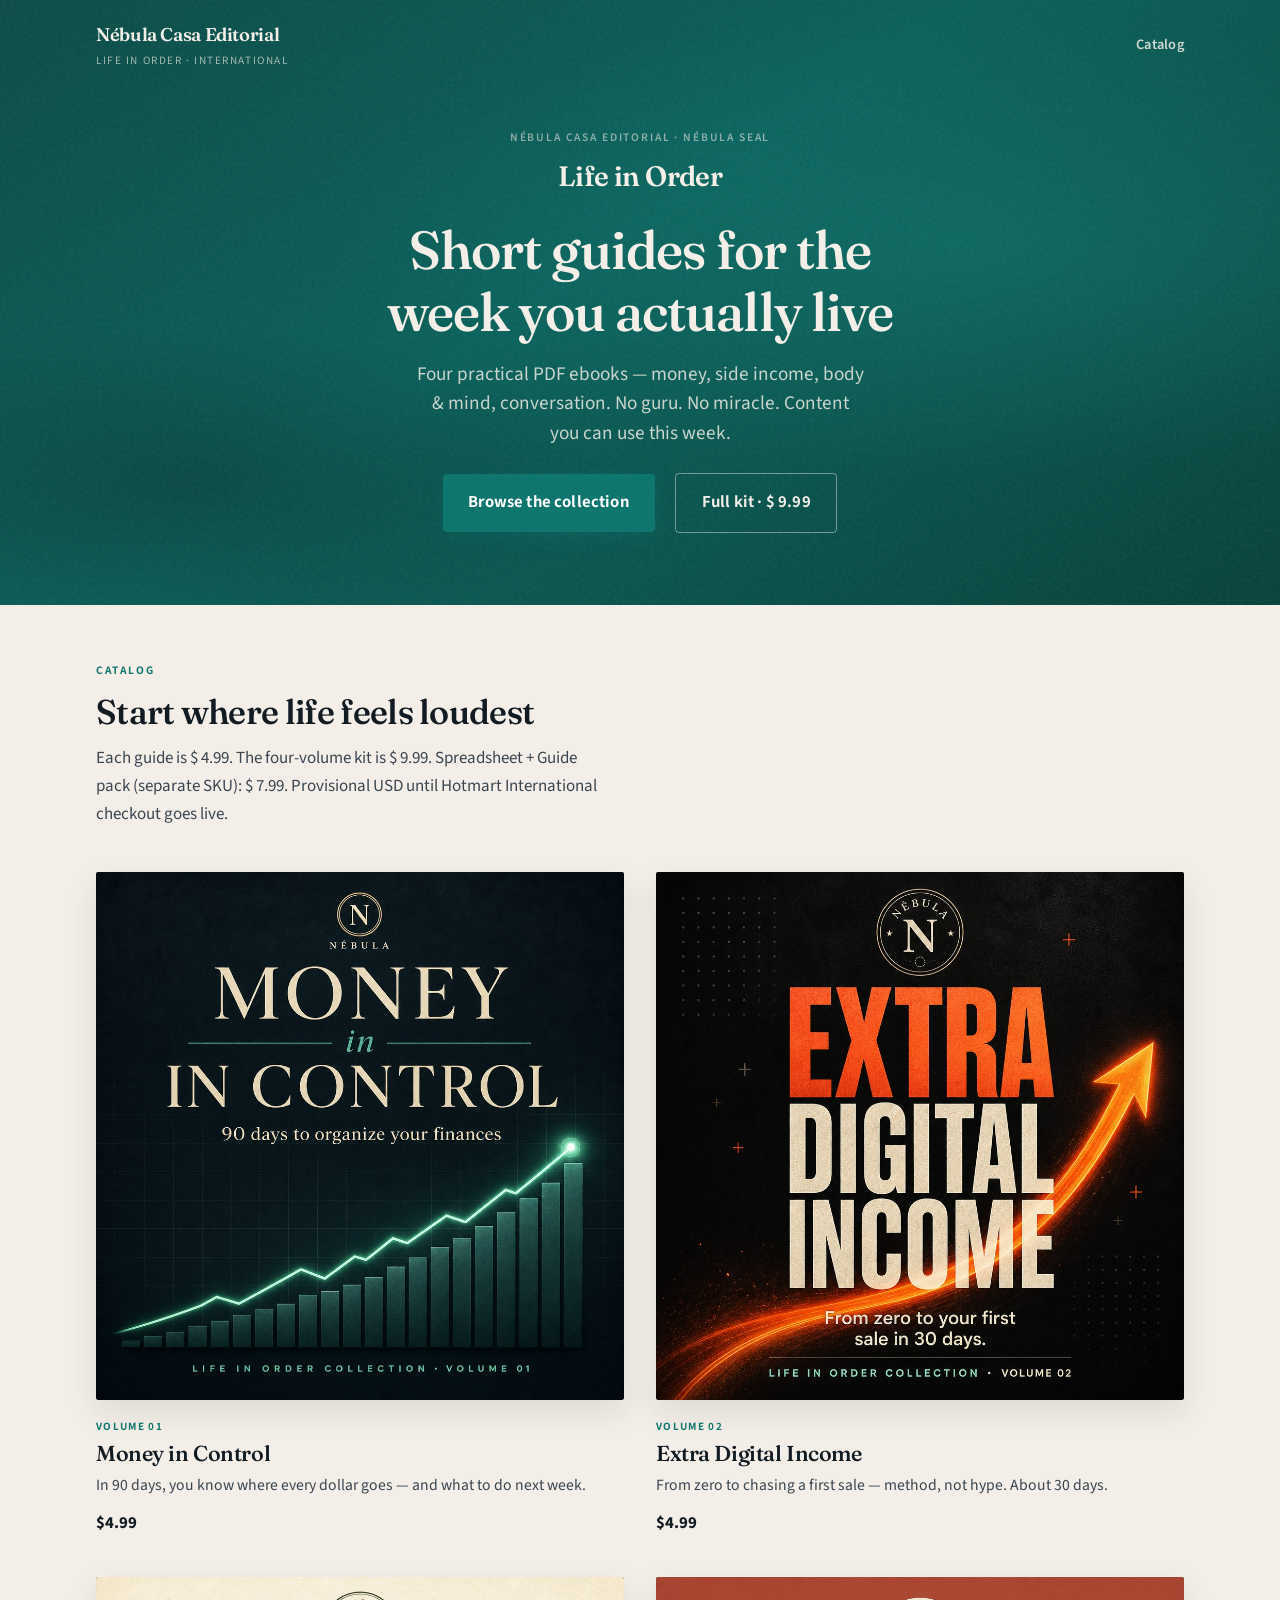
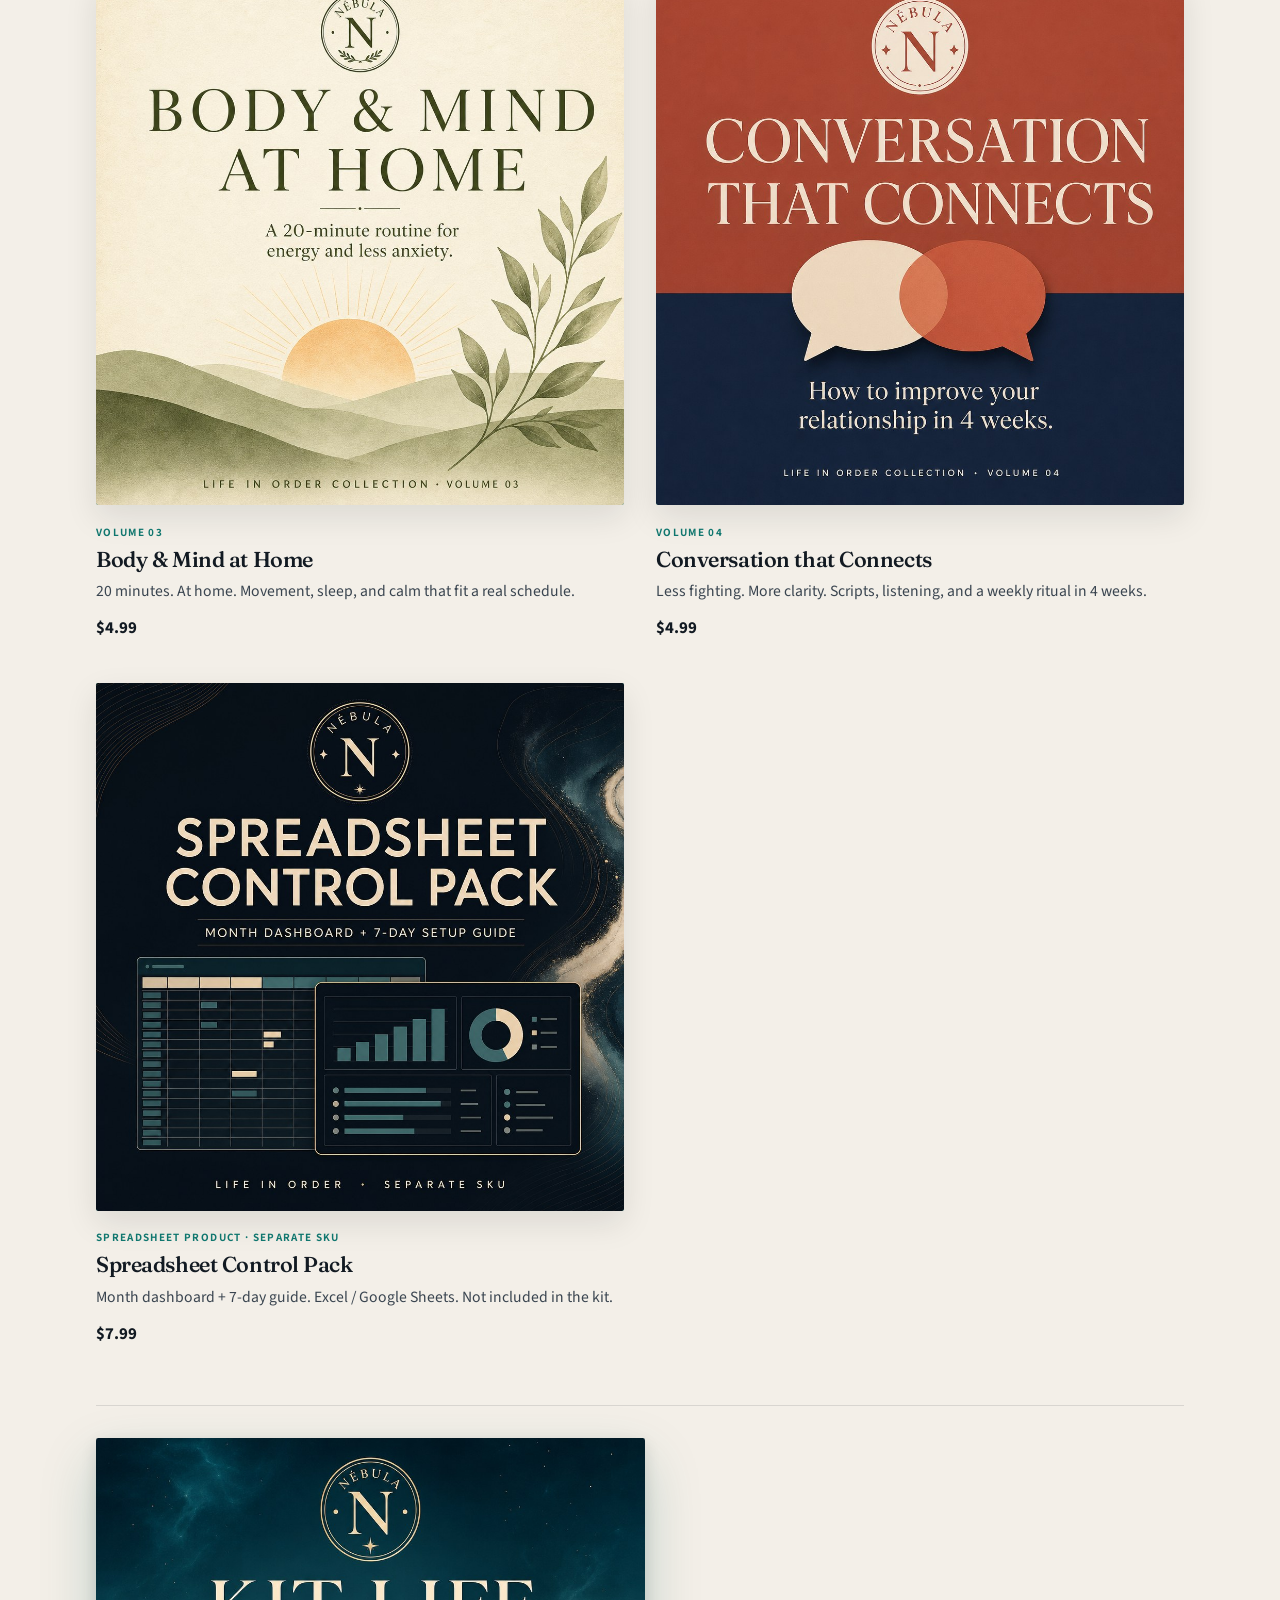
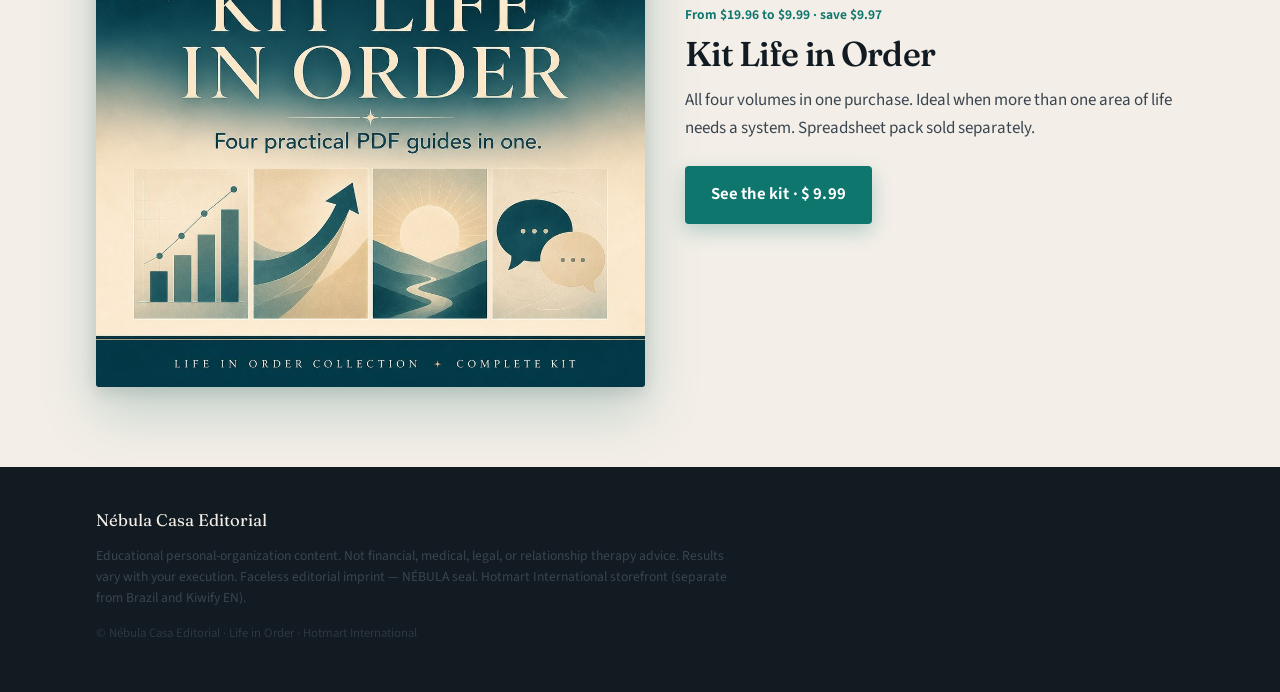
<file: index.html>
<!DOCTYPE html>
<html lang="en">
<head>
  <meta charset="utf-8">
  <meta name="viewport" content="width=device-width, initial-scale=1">
  <title>Life in Order Collection — Nébula Casa Editorial</title>
  <meta name="description" content="Practical PDF guides from Nébula Casa Editorial: money, side income, body & mind, conversation. Ebooks $4.99 · Kit $9.99 · Spreadsheet pack $7.99.">
  <link rel="preconnect" href="https://fonts.googleapis.com">
  <link rel="preconnect" href="https://fonts.gstatic.com" crossorigin>
  <link href="https://fonts.googleapis.com/css2?family=Fraunces:opsz,wght@9..144,500;9..144,600;9..144,700&family=Source+Sans+3:wght@400;600;650;700&display=swap" rel="stylesheet">
  <link rel="stylesheet" href="css/loja.css">
</head>
<body>
  <header class="site-header">
    <div class="container site-header__inner">
      <a class="brand" href="index.html">
        <span class="brand__name">Nébula Casa Editorial</span>
        <span class="brand__tag">Life in Order · International</span>
      </a>
      <a class="nav-link" href="#catalog">Catalog</a>
    </div>
  </header>

  <section class="hero hero--catalog">
    <div class="hero__bg" aria-hidden="true"></div>
    <div class="hero__texture" aria-hidden="true"></div>
    <div class="hero__inner">
      <div class="hero__copy">
        <p class="hero__brand">
          <span class="hero__eyebrow">Nébula Casa Editorial · NÉBULA seal</span>
          Life in Order
        </p>
        <h1>Short guides for the week you actually live</h1>
        <p class="hero__sub">Four practical PDF ebooks — money, side income, body &amp; mind, conversation. No guru. No miracle. Content you can use this week.</p>
        <div class="cta-group">
          <a class="btn-cta" href="#catalog">Browse the collection</a>
          <a class="btn-cta btn-cta--ghost" href="kit.html">Full kit · $&nbsp;9.99</a>
        </div>
      </div>
    </div>
  </section>

  <main id="catalog" class="catalog section--cream">
    <div class="container">
      <div class="catalog__intro reveal">
        <span class="section__label">Catalog</span>
        <h2>Start where life feels loudest</h2>
        <p>Each guide is $&nbsp;4.99. The four-volume kit is $&nbsp;9.99. Spreadsheet + Guide pack (separate SKU): $&nbsp;7.99. Provisional USD until Hotmart International checkout goes live.</p>
      </div>

      <div class="product-grid">
        <a class="product-link reveal" href="money-in-control.html">
          <div class="product-link__cover">
            <img src="img/01-money-in-control.jpg" alt="Cover: Money in Control" width="600" height="600" loading="lazy">
          </div>
          <div class="product-link__meta">Volume 01</div>
          <h3>Money in Control</h3>
          <p class="product-link__desc">In 90 days, you know where every dollar goes — and what to do next week.</p>
          <div class="product-link__price">$4.99</div>
        </a>

        <a class="product-link reveal" href="extra-digital-income.html">
          <div class="product-link__cover">
            <img src="img/02-extra-digital-income.jpg" alt="Cover: Extra Digital Income" width="600" height="600" loading="lazy">
          </div>
          <div class="product-link__meta">Volume 02</div>
          <h3>Extra Digital Income</h3>
          <p class="product-link__desc">From zero to chasing a first sale — method, not hype. About 30 days.</p>
          <div class="product-link__price">$4.99</div>
        </a>

        <a class="product-link reveal" href="body-and-mind-at-home.html">
          <div class="product-link__cover">
            <img src="img/03-body-and-mind-at-home.jpg" alt="Cover: Body & Mind at Home" width="600" height="600" loading="lazy">
          </div>
          <div class="product-link__meta">Volume 03</div>
          <h3>Body &amp; Mind at Home</h3>
          <p class="product-link__desc">20 minutes. At home. Movement, sleep, and calm that fit a real schedule.</p>
          <div class="product-link__price">$4.99</div>
        </a>

        <a class="product-link reveal" href="conversation-that-connects.html">
          <div class="product-link__cover">
            <img src="img/04-conversation-that-connects.jpg" alt="Cover: Conversation that Connects" width="600" height="600" loading="lazy">
          </div>
          <div class="product-link__meta">Volume 04</div>
          <h3>Conversation that Connects</h3>
          <p class="product-link__desc">Less fighting. More clarity. Scripts, listening, and a weekly ritual in 4 weeks.</p>
          <div class="product-link__price">$4.99</div>
        </a>

        <a class="product-link reveal" href="spreadsheet-control-pack.html">
          <div class="product-link__cover">
            <img src="img/06-spreadsheet-control-pack.jpg" alt="Cover: Spreadsheet Control Pack" width="600" height="600" loading="lazy">
          </div>
          <div class="product-link__meta">Spreadsheet product · Separate SKU</div>
          <h3>Spreadsheet Control Pack</h3>
          <p class="product-link__desc">Month dashboard + 7-day guide. Excel / Google Sheets. Not included in the kit.</p>
          <div class="product-link__price">$7.99</div>
        </a>
      </div>

      <aside class="kit-banner reveal">
        <a class="kit-banner__cover" href="kit.html">
          <img src="img/05-kit-life-in-order.jpg" alt="Cover: Kit Life in Order — 4 ebooks" width="700" height="700" loading="lazy">
        </a>
        <div>
          <span class="kit-banner__save">From $19.96 to $9.99 · save $9.97</span>
          <h2>Kit Life in Order</h2>
          <p>All four volumes in one purchase. Ideal when more than one area of life needs a system. Spreadsheet pack sold separately.</p>
          <div class="cta-group">
            <a class="btn-cta" href="kit.html">See the kit · $&nbsp;9.99</a>
          </div>
        </div>
      </aside>
    </div>
  </main>

  <footer class="site-footer">
    <div class="container">
      <div class="site-footer__brand">Nébula Casa Editorial</div>
      <p class="site-footer__legal">Educational personal-organization content. Not financial, medical, legal, or relationship therapy advice. Results vary with your execution. Faceless editorial imprint — NÉBULA seal. Hotmart International storefront (separate from Brazil and Kiwify EN).</p>
      <p class="site-footer__copy">© Nébula Casa Editorial · Life in Order · Hotmart International</p>
    </div>
  </footer>

  <script src="js/loja.js"></script>
</body>
</html>
</file>
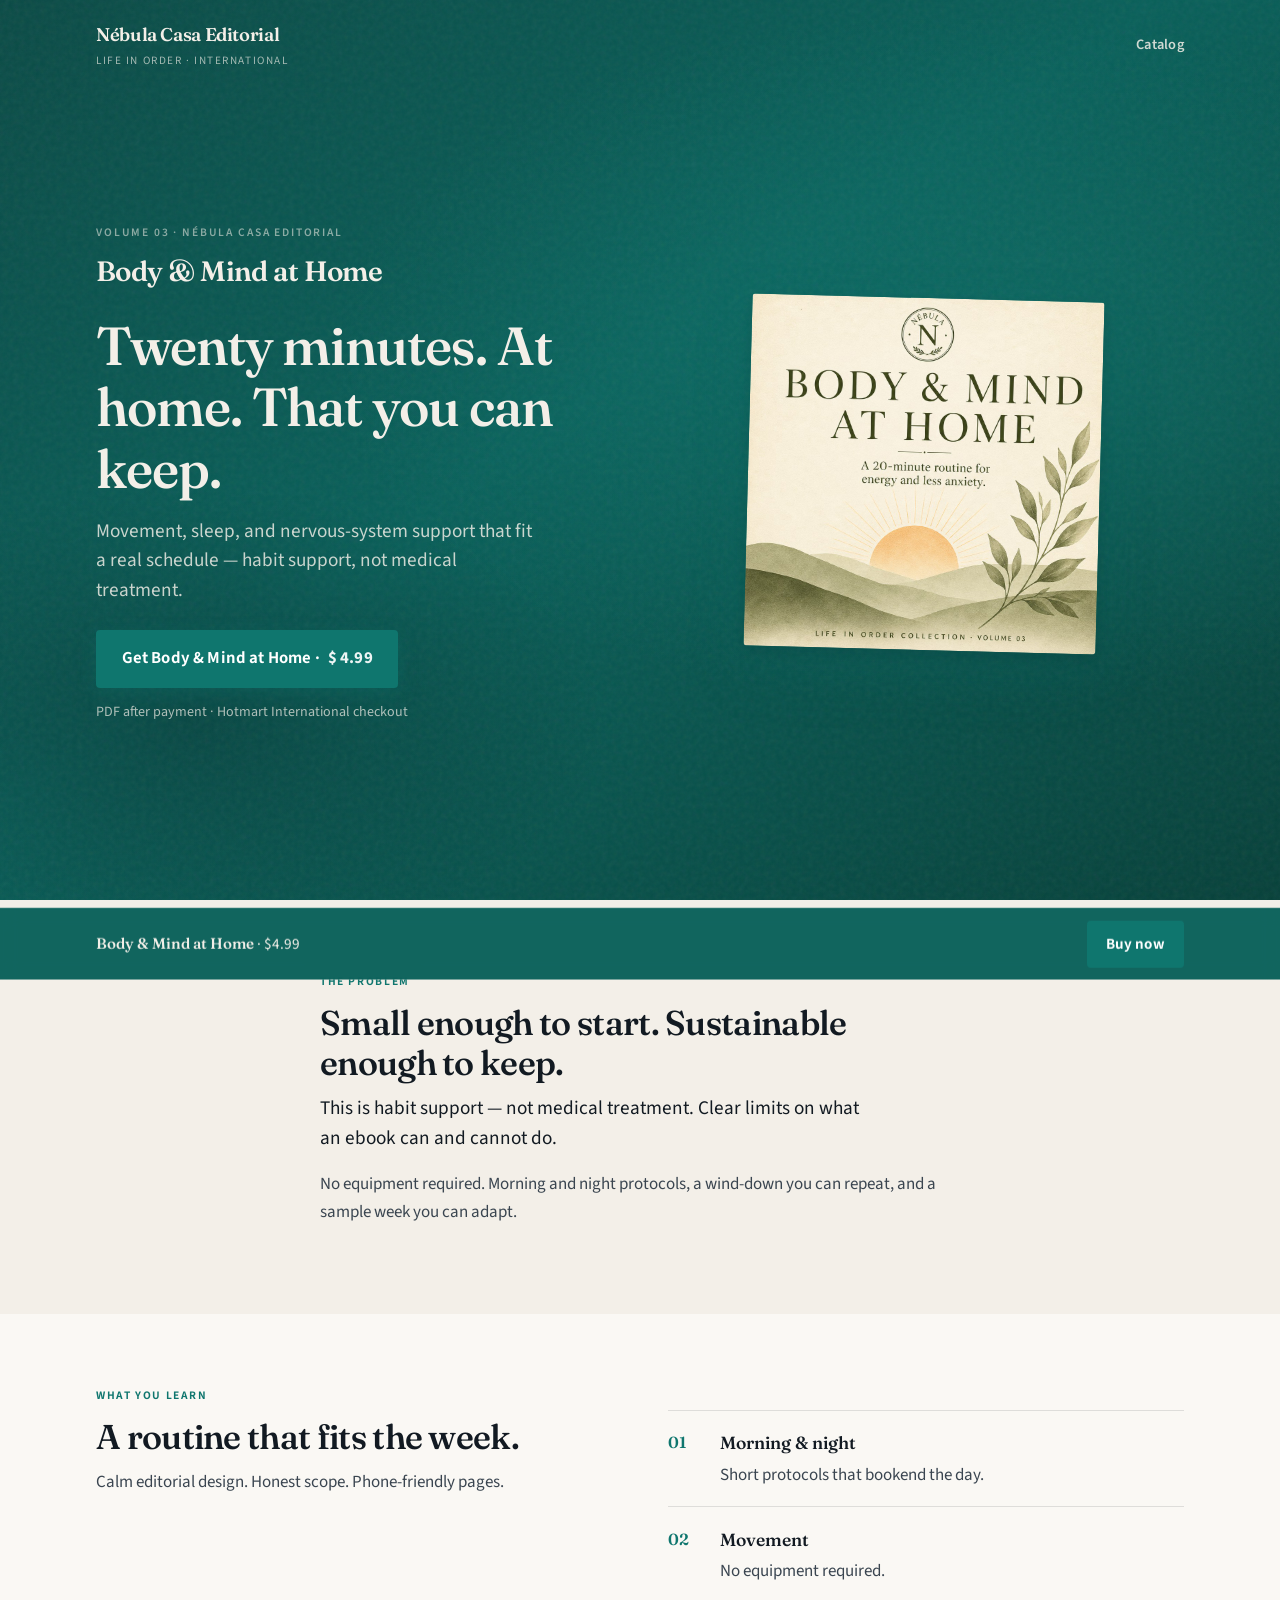
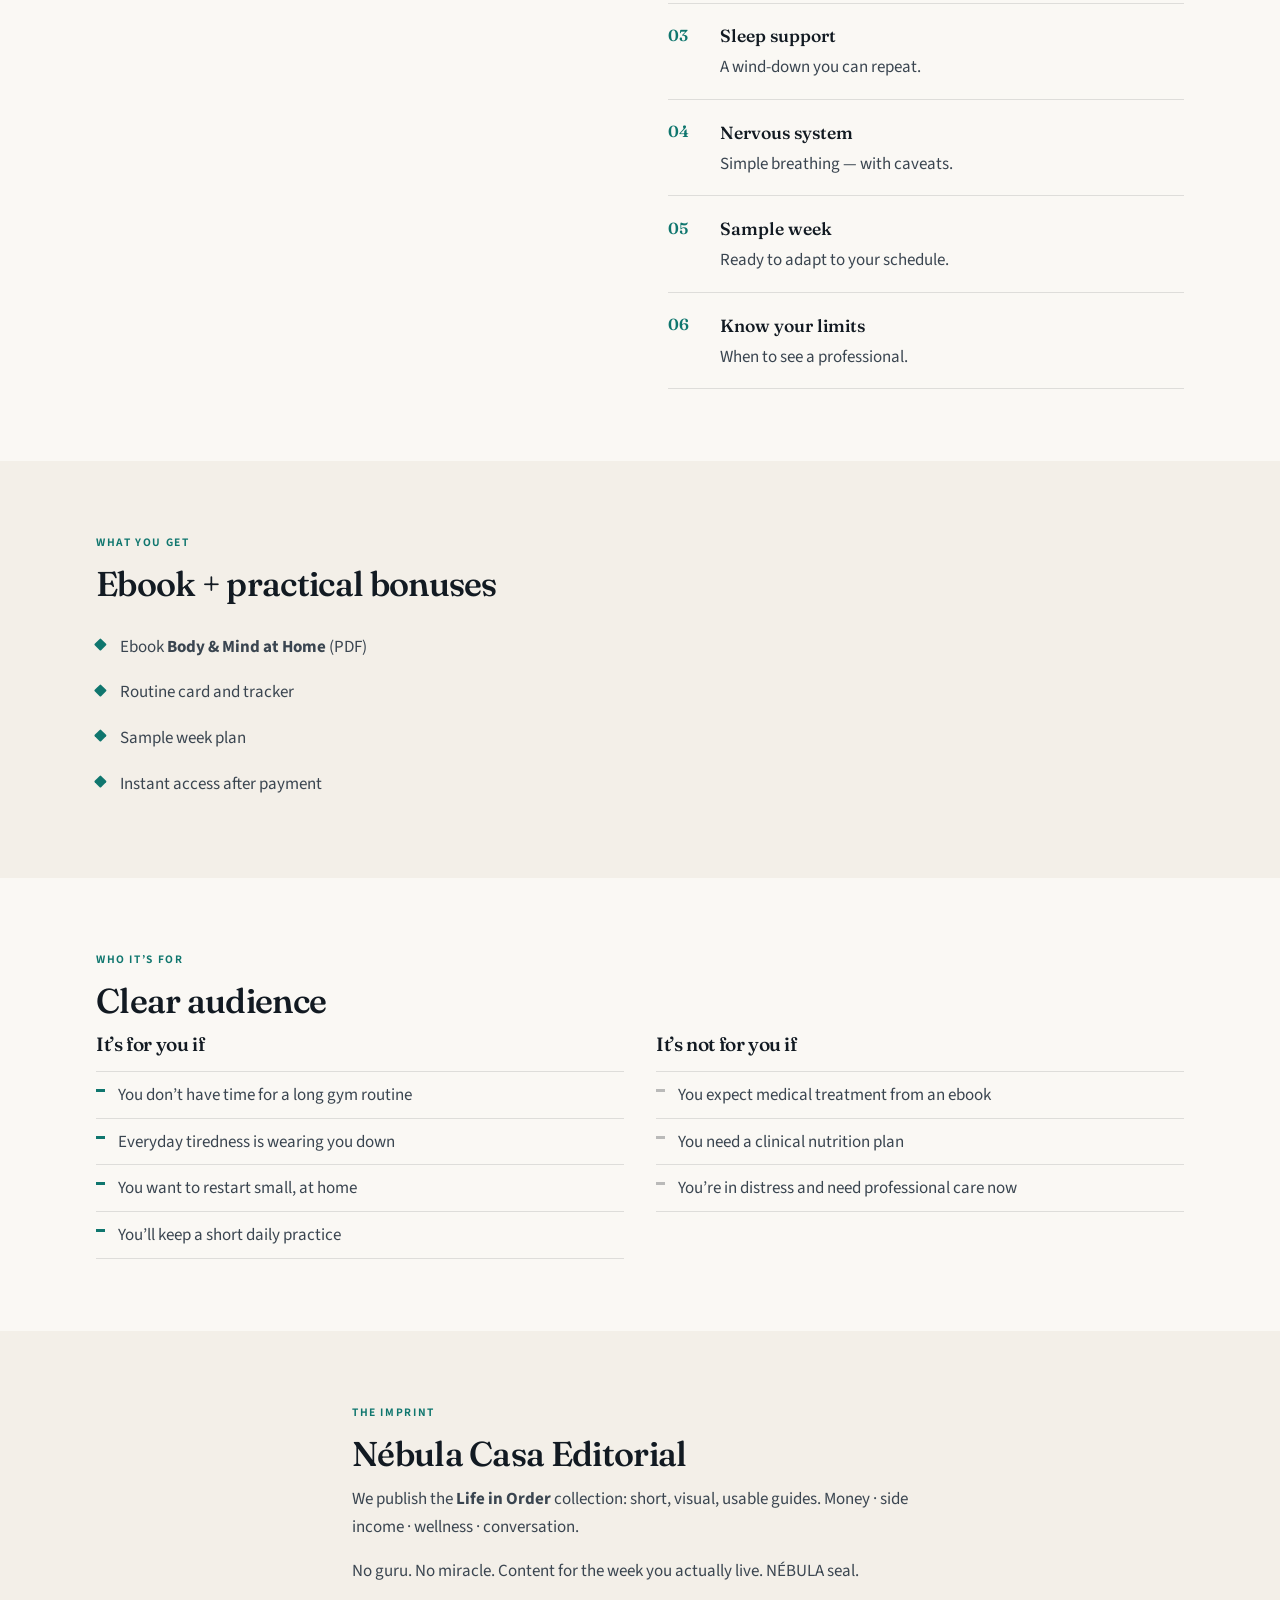
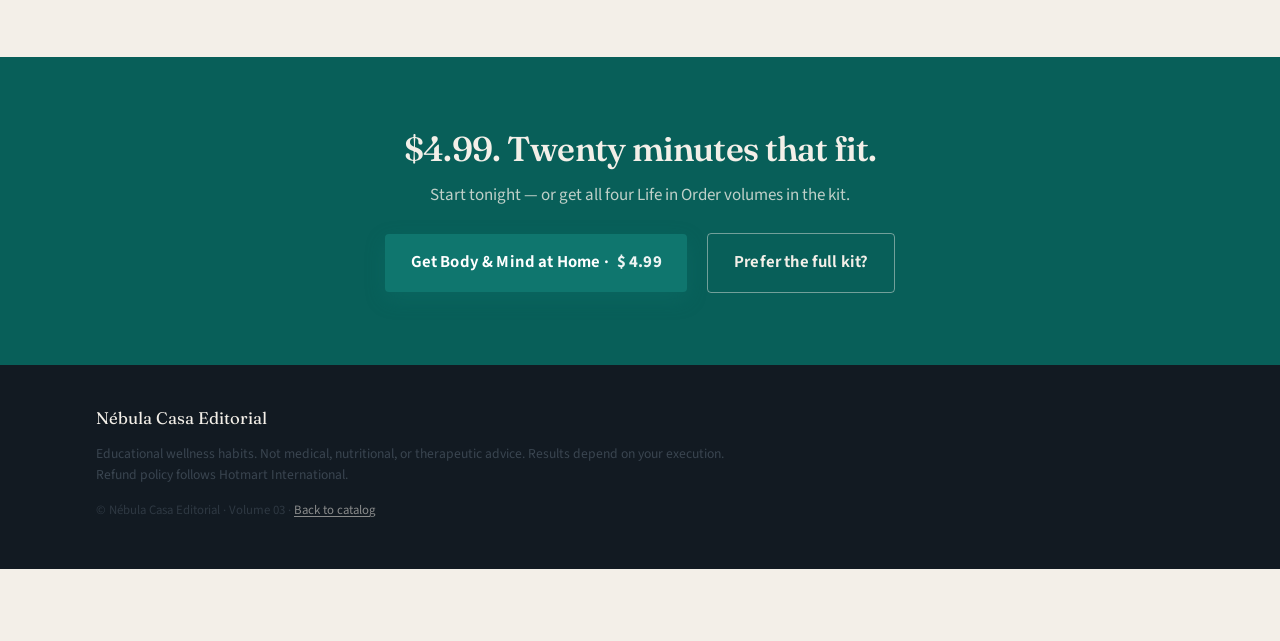
<file: body-and-mind-at-home.html>
<!DOCTYPE html>
<html lang="en">
<head>
  <meta charset="utf-8">
  <meta name="viewport" content="width=device-width, initial-scale=1">
  <title>Body &amp; Mind at Home — Nébula Casa Editorial</title>
  <meta name="description" content="20-minute home routines for energy and calm. Ebook PDF · $4.99. Movement, sleep, nervous system — Nébula Casa Editorial.">
  <link rel="preconnect" href="https://fonts.googleapis.com">
  <link rel="preconnect" href="https://fonts.gstatic.com" crossorigin>
  <link href="https://fonts.googleapis.com/css2?family=Fraunces:opsz,wght@9..144,500;9..144,600;9..144,700&family=Source+Sans+3:wght@400;600;650;700&display=swap" rel="stylesheet">
  <link rel="stylesheet" href="css/loja.css">
  <script>
    window.NEBULA_CHECKOUT_HOTMART_INTL = { "03": "https://go.hotmart.com/M107199808J?dp=1" };
  </script>
</head>
<body>
  <header class="site-header">
    <div class="container site-header__inner">
      <a class="brand" href="index.html">
        <span class="brand__name">Nébula Casa Editorial</span>
        <span class="brand__tag">Life in Order · International</span>
      </a>
      <a class="nav-link" href="index.html">Catalog</a>
    </div>
  </header>

  <section class="hero">
    <div class="hero__bg" aria-hidden="true"></div>
    <div class="hero__texture" aria-hidden="true"></div>
    <div class="hero__inner">
      <div class="hero__copy">
        <p class="hero__brand">
          <span class="hero__eyebrow">Volume 03 · Nébula Casa Editorial</span>
          Body &amp; Mind at Home
        </p>
        <h1>Twenty minutes. At home. That you can keep.</h1>
        <p class="hero__sub">Movement, sleep, and nervous-system support that fit a real schedule — habit support, not medical treatment.</p>
        <div class="cta-group">
          <a class="btn-cta" href="https://go.hotmart.com/M107199808J?dp=1" data-product="03" rel="noopener">
            Get Body &amp; Mind at Home · <span class="btn-cta__price">$&nbsp;4.99</span>
          </a>
          <p class="cta-note">PDF after payment · Hotmart International checkout</p>
        </div>
      </div>
      <div class="hero__visual">
        <img class="hero__cover" src="img/03-body-and-mind-at-home.jpg" alt="Cover of the ebook Body & Mind at Home" width="640" height="640">
      </div>
    </div>
  </section>

  <section class="section section--cream">
    <div class="container container--narrow reveal">
      <span class="section__label">The problem</span>
      <h2>Small enough to start. Sustainable enough to keep.</h2>
      <p class="lead">This is habit support — not medical treatment. Clear limits on what an ebook can and cannot do.</p>
      <p>No equipment required. Morning and night protocols, a wind-down you can repeat, and a sample week you can adapt.</p>
    </div>
  </section>

  <section class="section section--paper">
    <div class="container reveal">
      <div class="split">
        <div>
          <span class="section__label">What you learn</span>
          <h2>A routine that fits the week.</h2>
          <p>Calm editorial design. Honest scope. Phone-friendly pages.</p>
        </div>
        <ol class="learn-list">
          <li><strong>Morning &amp; night</strong> Short protocols that bookend the day.</li>
          <li><strong>Movement</strong> No equipment required.</li>
          <li><strong>Sleep support</strong> A wind-down you can repeat.</li>
          <li><strong>Nervous system</strong> Simple breathing — with caveats.</li>
          <li><strong>Sample week</strong> Ready to adapt to your schedule.</li>
          <li><strong>Know your limits</strong> When to see a professional.</li>
        </ol>
      </div>
    </div>
  </section>

  <section class="section section--cream">
    <div class="container reveal">
      <span class="section__label">What you get</span>
      <h2>Ebook + practical bonuses</h2>
      <ul class="receive-list">
        <li>Ebook <strong>Body &amp; Mind at Home</strong> (PDF)</li>
        <li>Routine card and tracker</li>
        <li>Sample week plan</li>
        <li>Instant access after payment</li>
      </ul>
    </div>
  </section>

  <section class="section section--paper">
    <div class="container reveal">
      <span class="section__label">Who it’s for</span>
      <h2>Clear audience</h2>
      <div class="audience">
        <div class="audience__col audience__col--yes">
          <h3>It’s for you if</h3>
          <ul>
            <li>You don’t have time for a long gym routine</li>
            <li>Everyday tiredness is wearing you down</li>
            <li>You want to restart small, at home</li>
            <li>You’ll keep a short daily practice</li>
          </ul>
        </div>
        <div class="audience__col audience__col--no">
          <h3>It’s not for you if</h3>
          <ul>
            <li>You expect medical treatment from an ebook</li>
            <li>You need a clinical nutrition plan</li>
            <li>You’re in distress and need professional care now</li>
          </ul>
        </div>
      </div>
    </div>
  </section>

  <section class="section section--cream">
    <div class="container brand-block reveal">
      <span class="section__label">The imprint</span>
      <h2>Nébula Casa Editorial</h2>
      <p>We publish the <strong>Life in Order</strong> collection: short, visual, usable guides. Money · side income · wellness · conversation.</p>
      <p>No guru. No miracle. Content for the week you actually live. NÉBULA seal.</p>
    </div>
  </section>

  <section class="section section--deep final-cta" id="buy">
    <div class="container reveal">
      <h2>$4.99. Twenty minutes that fit.</h2>
      <p>Start tonight — or get all four Life in Order volumes in the kit.</p>
      <div class="cta-group">
        <a class="btn-cta" href="https://go.hotmart.com/M107199808J?dp=1" data-product="03" rel="noopener">
          Get Body &amp; Mind at Home · <span class="btn-cta__price">$&nbsp;4.99</span>
        </a>
        <a class="btn-cta btn-cta--ghost" href="kit.html">Prefer the full kit?</a>
      </div>
    </div>
  </section>

  <aside class="sticky-cta" data-sticky-cta aria-label="Buy now">
    <div class="sticky-cta__inner">
      <p class="sticky-cta__text"><strong>Body &amp; Mind at Home</strong> <span>· $4.99</span></p>
      <a class="btn-cta" href="https://go.hotmart.com/M107199808J?dp=1" data-product="03" rel="noopener">Buy now</a>
    </div>
  </aside>

  <footer class="site-footer">
    <div class="container">
      <div class="site-footer__brand">Nébula Casa Editorial</div>
      <p class="site-footer__legal">Educational wellness habits. Not medical, nutritional, or therapeutic advice. Results depend on your execution. Refund policy follows Hotmart International.</p>
      <p class="site-footer__copy">© Nébula Casa Editorial · Volume 03 · <a href="index.html">Back to catalog</a></p>
    </div>
  </footer>

  <script src="js/loja.js"></script>
</body>
</html>
</file>
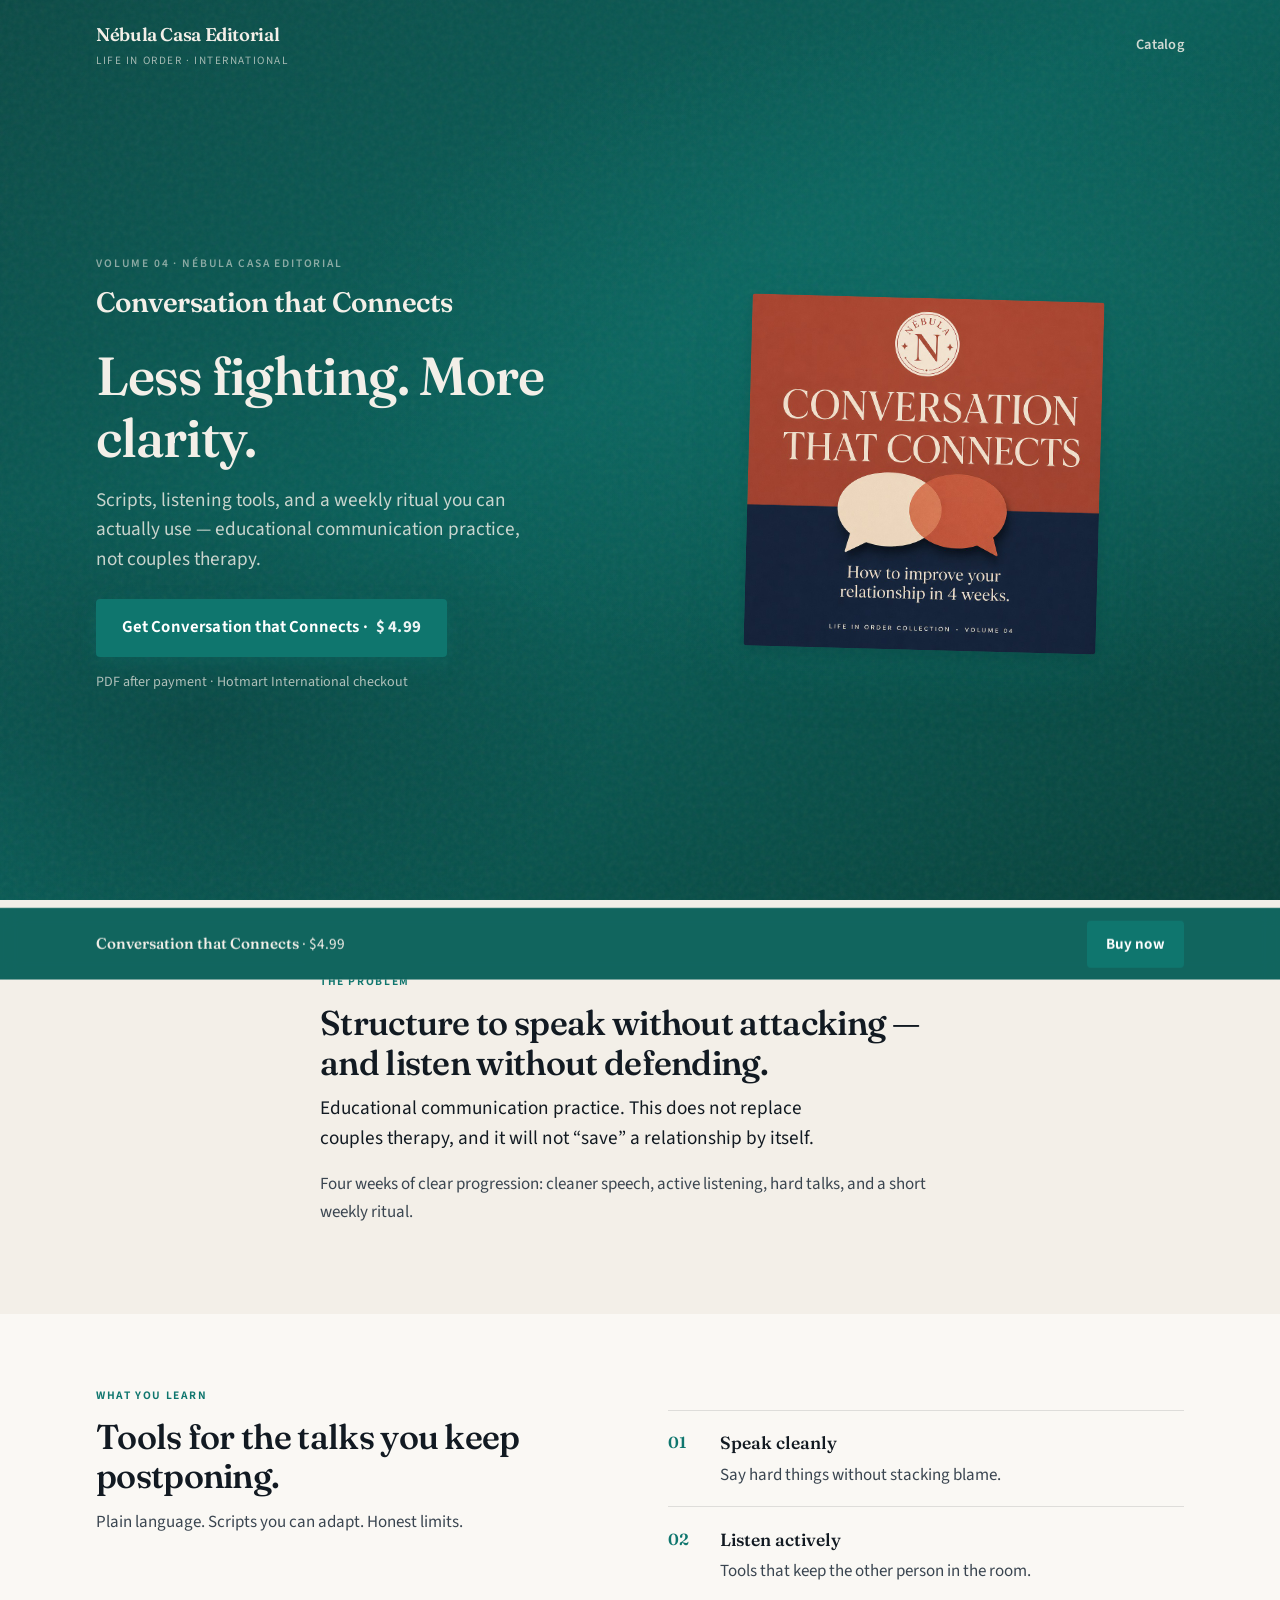
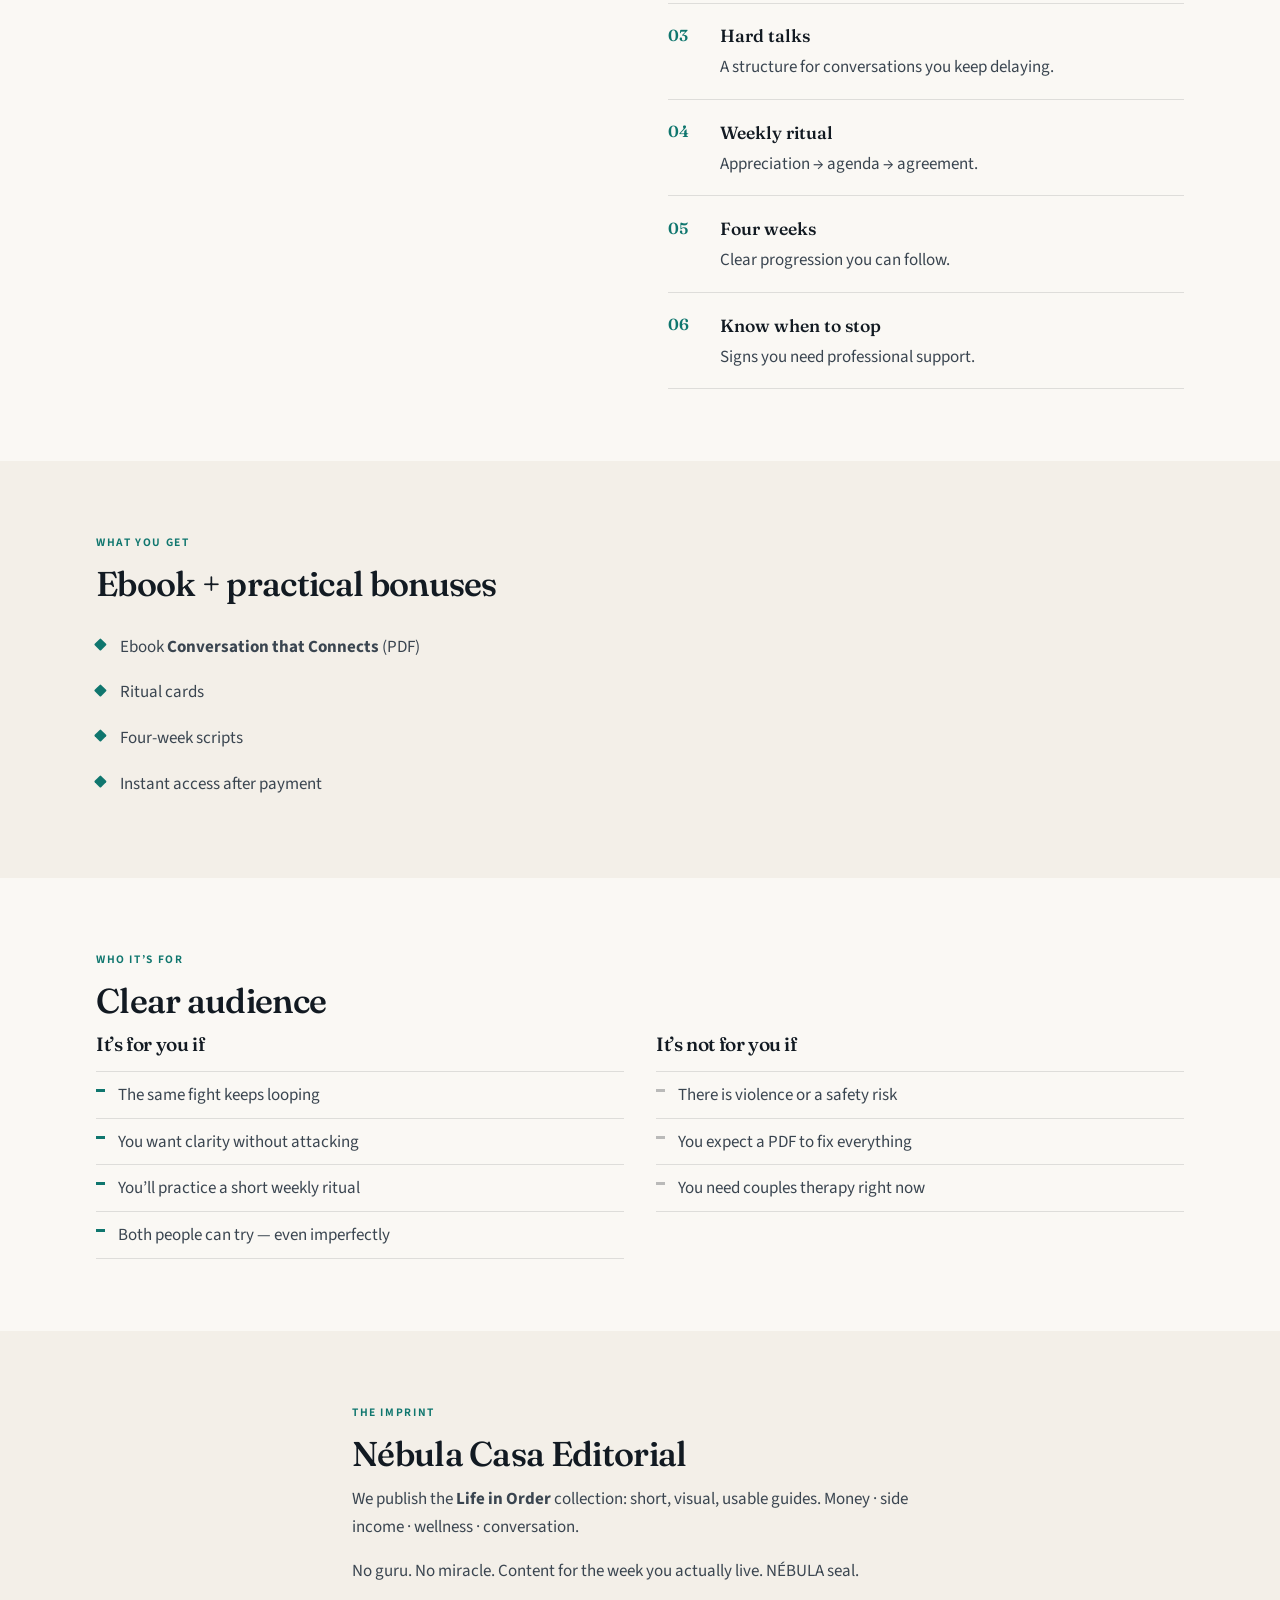
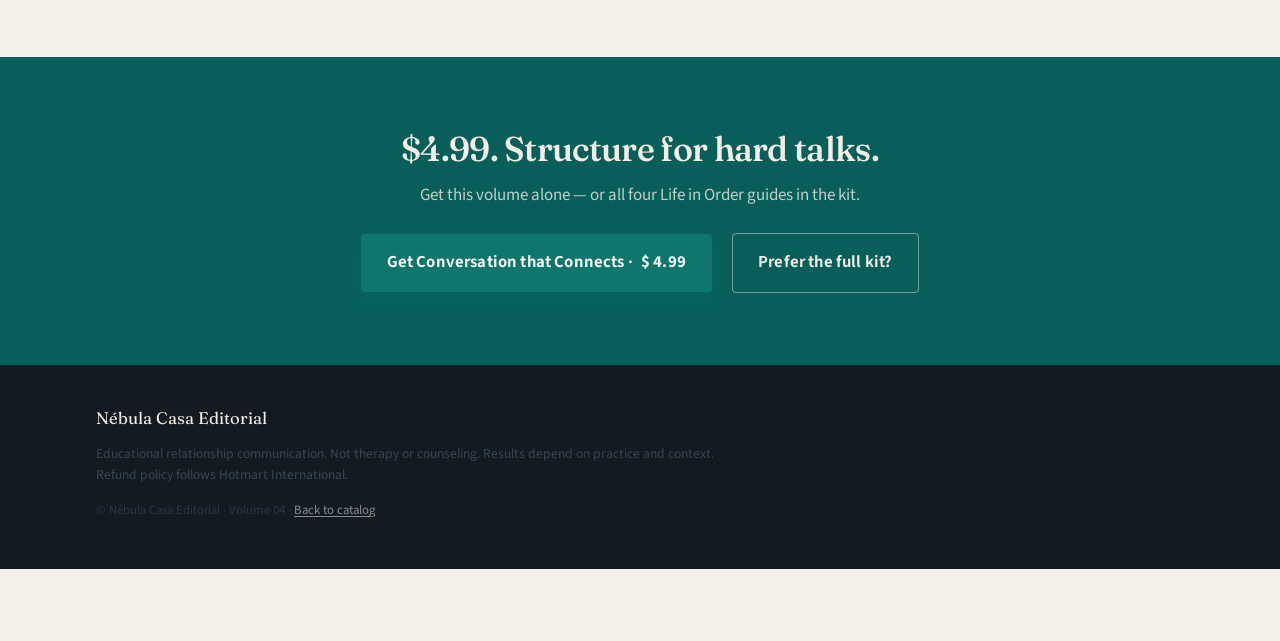
<file: conversation-that-connects.html>
<!DOCTYPE html>
<html lang="en">
<head>
  <meta charset="utf-8">
  <meta name="viewport" content="width=device-width, initial-scale=1">
  <title>Conversation that Connects — Nébula Casa Editorial</title>
  <meta name="description" content="Less fighting, more clarity. Scripts and a weekly ritual in 4 weeks. Ebook PDF · $4.99. Nébula Casa Editorial.">
  <link rel="preconnect" href="https://fonts.googleapis.com">
  <link rel="preconnect" href="https://fonts.gstatic.com" crossorigin>
  <link href="https://fonts.googleapis.com/css2?family=Fraunces:opsz,wght@9..144,500;9..144,600;9..144,700&family=Source+Sans+3:wght@400;600;650;700&display=swap" rel="stylesheet">
  <link rel="stylesheet" href="css/loja.css">
  <script>
    window.NEBULA_CHECKOUT_HOTMART_INTL = { "04": "https://go.hotmart.com/R107200205I?dp=1" };
  </script>
</head>
<body>
  <header class="site-header">
    <div class="container site-header__inner">
      <a class="brand" href="index.html">
        <span class="brand__name">Nébula Casa Editorial</span>
        <span class="brand__tag">Life in Order · International</span>
      </a>
      <a class="nav-link" href="index.html">Catalog</a>
    </div>
  </header>

  <section class="hero">
    <div class="hero__bg" aria-hidden="true"></div>
    <div class="hero__texture" aria-hidden="true"></div>
    <div class="hero__inner">
      <div class="hero__copy">
        <p class="hero__brand">
          <span class="hero__eyebrow">Volume 04 · Nébula Casa Editorial</span>
          Conversation that Connects
        </p>
        <h1>Less fighting. More clarity.</h1>
        <p class="hero__sub">Scripts, listening tools, and a weekly ritual you can actually use — educational communication practice, not couples therapy.</p>
        <div class="cta-group">
          <a class="btn-cta" href="https://go.hotmart.com/R107200205I?dp=1" data-product="04" rel="noopener">
            Get Conversation that Connects · <span class="btn-cta__price">$&nbsp;4.99</span>
          </a>
          <p class="cta-note">PDF after payment · Hotmart International checkout</p>
        </div>
      </div>
      <div class="hero__visual">
        <img class="hero__cover" src="img/04-conversation-that-connects.jpg" alt="Cover of the ebook Conversation that Connects" width="640" height="640">
      </div>
    </div>
  </section>

  <section class="section section--cream">
    <div class="container container--narrow reveal">
      <span class="section__label">The problem</span>
      <h2>Structure to speak without attacking — and listen without defending.</h2>
      <p class="lead">Educational communication practice. This does not replace couples therapy, and it will not “save” a relationship by itself.</p>
      <p>Four weeks of clear progression: cleaner speech, active listening, hard talks, and a short weekly ritual.</p>
    </div>
  </section>

  <section class="section section--paper">
    <div class="container reveal">
      <div class="split">
        <div>
          <span class="section__label">What you learn</span>
          <h2>Tools for the talks you keep postponing.</h2>
          <p>Plain language. Scripts you can adapt. Honest limits.</p>
        </div>
        <ol class="learn-list">
          <li><strong>Speak cleanly</strong> Say hard things without stacking blame.</li>
          <li><strong>Listen actively</strong> Tools that keep the other person in the room.</li>
          <li><strong>Hard talks</strong> A structure for conversations you keep delaying.</li>
          <li><strong>Weekly ritual</strong> Appreciation → agenda → agreement.</li>
          <li><strong>Four weeks</strong> Clear progression you can follow.</li>
          <li><strong>Know when to stop</strong> Signs you need professional support.</li>
        </ol>
      </div>
    </div>
  </section>

  <section class="section section--cream">
    <div class="container reveal">
      <span class="section__label">What you get</span>
      <h2>Ebook + practical bonuses</h2>
      <ul class="receive-list">
        <li>Ebook <strong>Conversation that Connects</strong> (PDF)</li>
        <li>Ritual cards</li>
        <li>Four-week scripts</li>
        <li>Instant access after payment</li>
      </ul>
    </div>
  </section>

  <section class="section section--paper">
    <div class="container reveal">
      <span class="section__label">Who it’s for</span>
      <h2>Clear audience</h2>
      <div class="audience">
        <div class="audience__col audience__col--yes">
          <h3>It’s for you if</h3>
          <ul>
            <li>The same fight keeps looping</li>
            <li>You want clarity without attacking</li>
            <li>You’ll practice a short weekly ritual</li>
            <li>Both people can try — even imperfectly</li>
          </ul>
        </div>
        <div class="audience__col audience__col--no">
          <h3>It’s not for you if</h3>
          <ul>
            <li>There is violence or a safety risk</li>
            <li>You expect a PDF to fix everything</li>
            <li>You need couples therapy right now</li>
          </ul>
        </div>
      </div>
    </div>
  </section>

  <section class="section section--cream">
    <div class="container brand-block reveal">
      <span class="section__label">The imprint</span>
      <h2>Nébula Casa Editorial</h2>
      <p>We publish the <strong>Life in Order</strong> collection: short, visual, usable guides. Money · side income · wellness · conversation.</p>
      <p>No guru. No miracle. Content for the week you actually live. NÉBULA seal.</p>
    </div>
  </section>

  <section class="section section--deep final-cta" id="buy">
    <div class="container reveal">
      <h2>$4.99. Structure for hard talks.</h2>
      <p>Get this volume alone — or all four Life in Order guides in the kit.</p>
      <div class="cta-group">
        <a class="btn-cta" href="https://go.hotmart.com/R107200205I?dp=1" data-product="04" rel="noopener">
          Get Conversation that Connects · <span class="btn-cta__price">$&nbsp;4.99</span>
        </a>
        <a class="btn-cta btn-cta--ghost" href="kit.html">Prefer the full kit?</a>
      </div>
    </div>
  </section>

  <aside class="sticky-cta" data-sticky-cta aria-label="Buy now">
    <div class="sticky-cta__inner">
      <p class="sticky-cta__text"><strong>Conversation that Connects</strong> <span>· $4.99</span></p>
      <a class="btn-cta" href="https://go.hotmart.com/R107200205I?dp=1" data-product="04" rel="noopener">Buy now</a>
    </div>
  </aside>

  <footer class="site-footer">
    <div class="container">
      <div class="site-footer__brand">Nébula Casa Editorial</div>
      <p class="site-footer__legal">Educational relationship communication. Not therapy or counseling. Results depend on practice and context. Refund policy follows Hotmart International.</p>
      <p class="site-footer__copy">© Nébula Casa Editorial · Volume 04 · <a href="index.html">Back to catalog</a></p>
    </div>
  </footer>

  <script src="js/loja.js"></script>
</body>
</html>
</file>
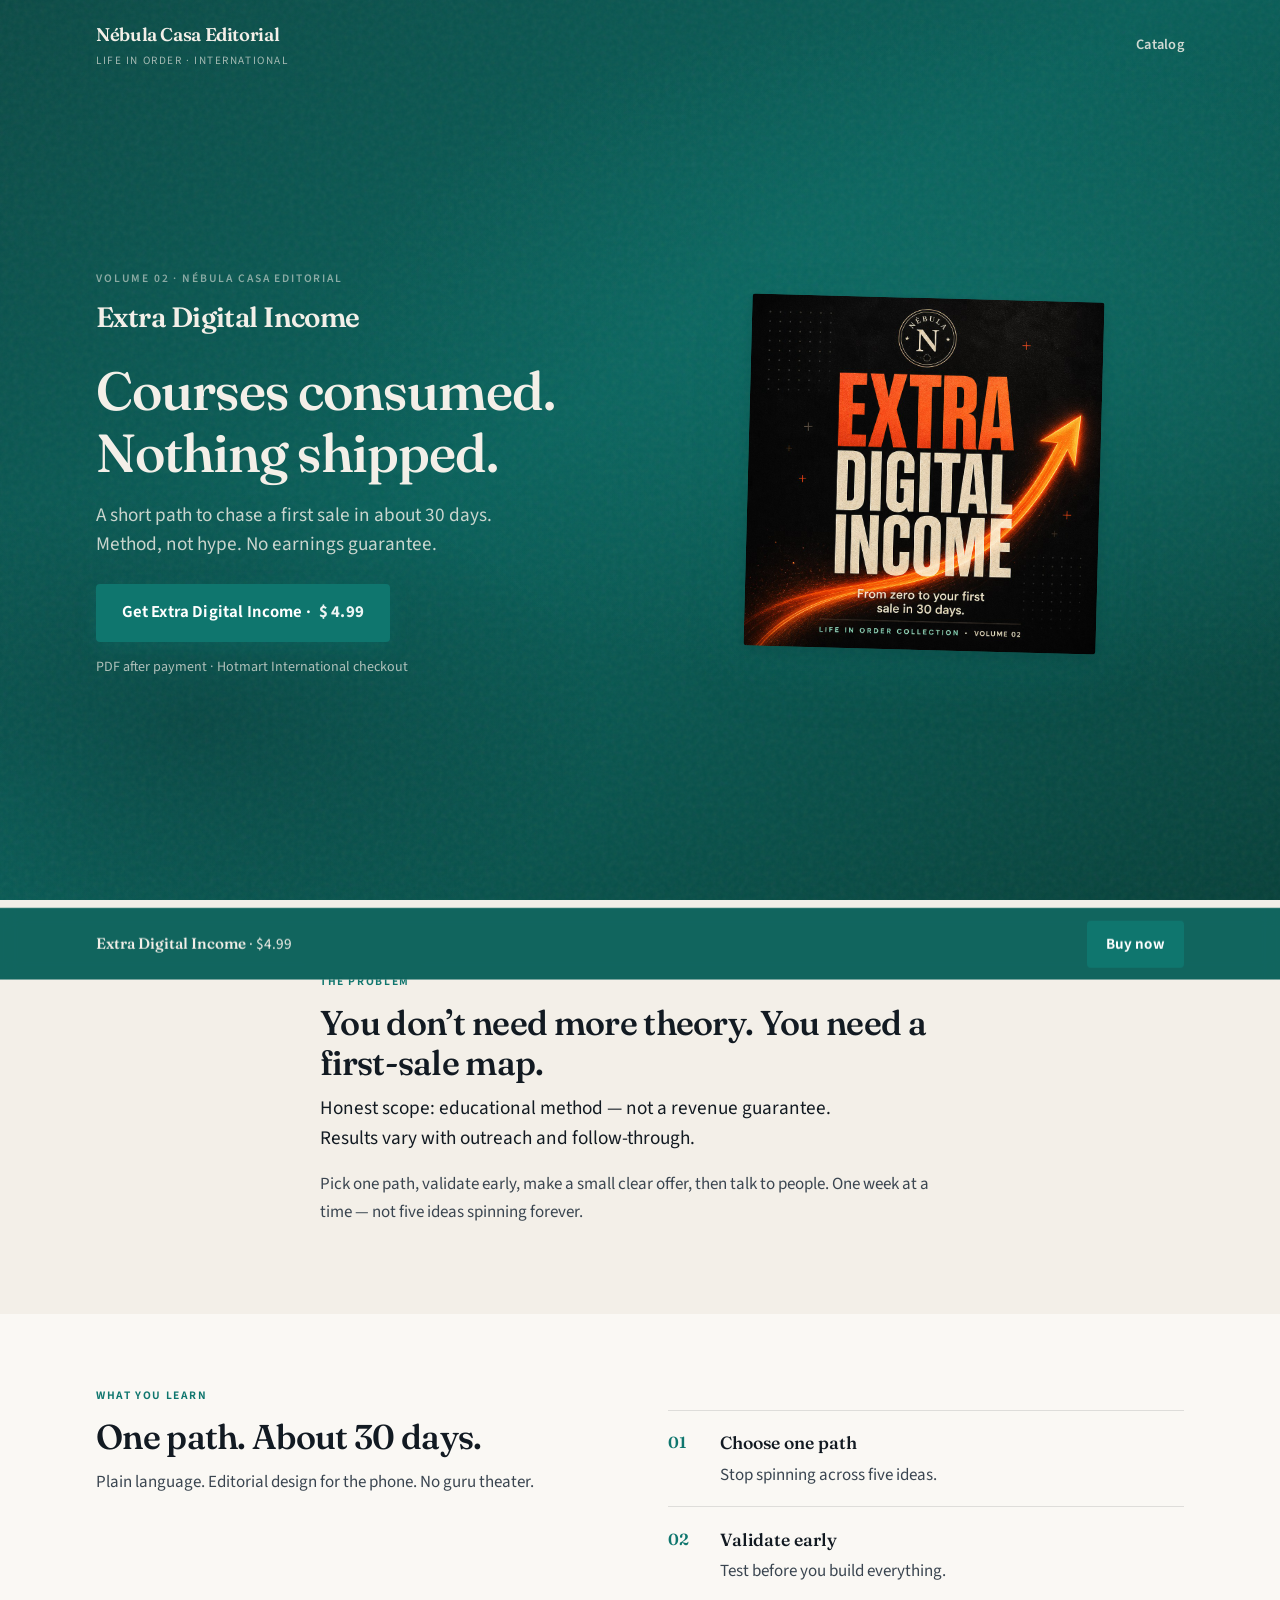
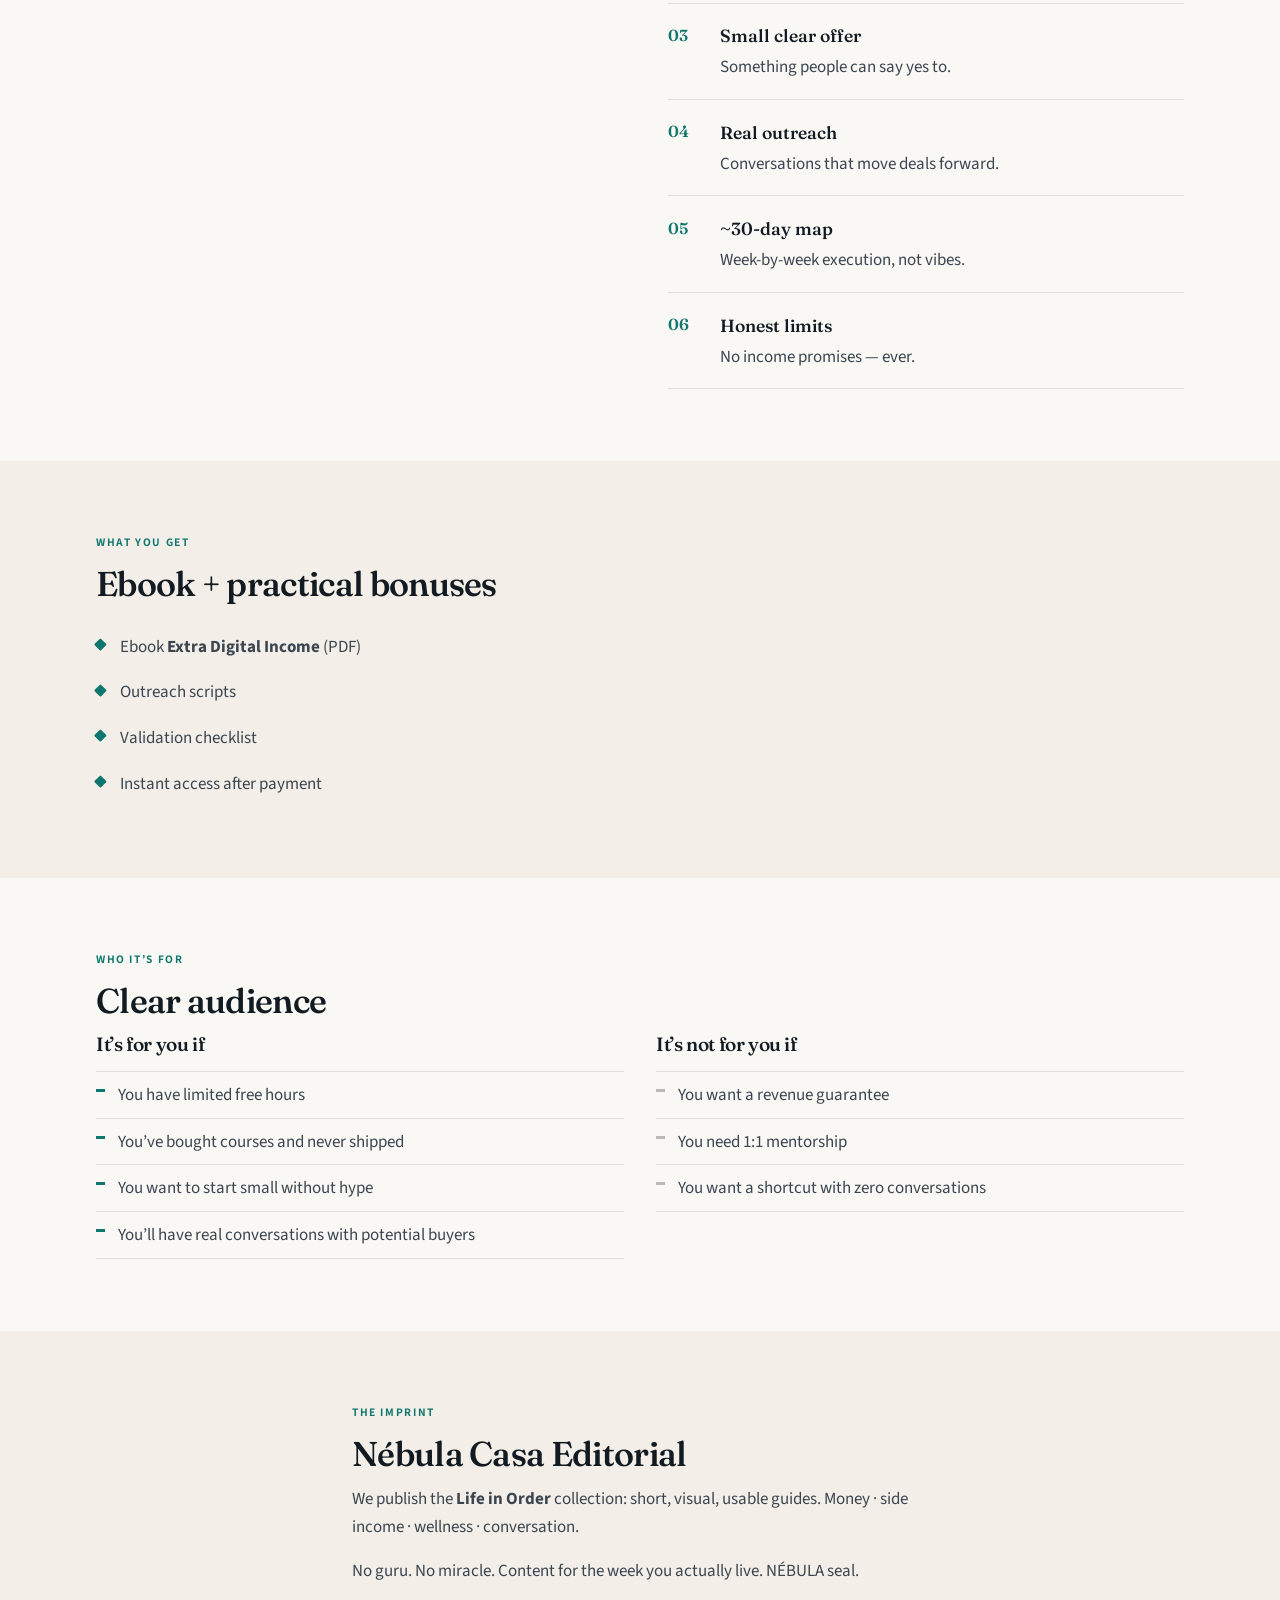
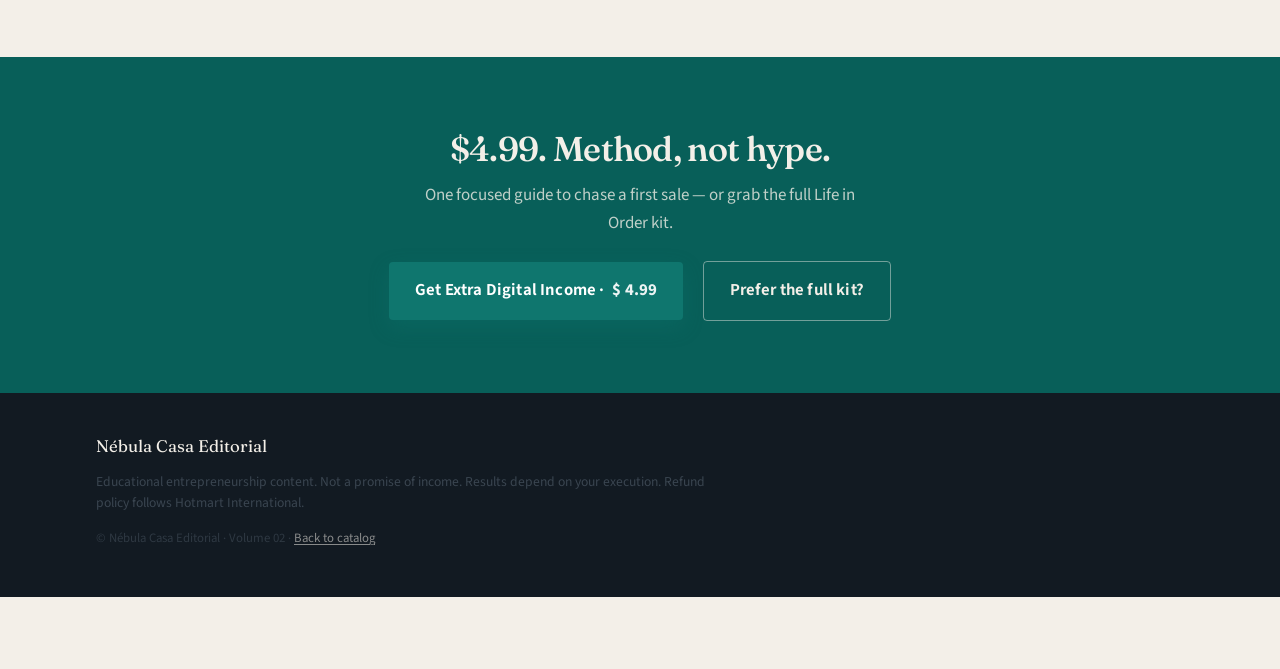
<file: extra-digital-income.html>
<!DOCTYPE html>
<html lang="en">
<head>
  <meta charset="utf-8">
  <meta name="viewport" content="width=device-width, initial-scale=1">
  <title>Extra Digital Income — Nébula Casa Editorial</title>
  <meta name="description" content="From zero to chasing a first sale in about 30 days. Practical PDF — $4.99. Method, not hype. Nébula Casa Editorial.">
  <link rel="preconnect" href="https://fonts.googleapis.com">
  <link rel="preconnect" href="https://fonts.gstatic.com" crossorigin>
  <link href="https://fonts.googleapis.com/css2?family=Fraunces:opsz,wght@9..144,500;9..144,600;9..144,700&family=Source+Sans+3:wght@400;600;650;700&display=swap" rel="stylesheet">
  <link rel="stylesheet" href="css/loja.css">
  <script>
    window.NEBULA_CHECKOUT_HOTMART_INTL = { "02": "https://hotmart.com/en/marketplace/products/extra-digital-income/L107199516E" };
  </script>
</head>
<body>
  <header class="site-header">
    <div class="container site-header__inner">
      <a class="brand" href="index.html">
        <span class="brand__name">Nébula Casa Editorial</span>
        <span class="brand__tag">Life in Order · International</span>
      </a>
      <a class="nav-link" href="index.html">Catalog</a>
    </div>
  </header>

  <section class="hero">
    <div class="hero__bg" aria-hidden="true"></div>
    <div class="hero__texture" aria-hidden="true"></div>
    <div class="hero__inner">
      <div class="hero__copy">
        <p class="hero__brand">
          <span class="hero__eyebrow">Volume 02 · Nébula Casa Editorial</span>
          Extra Digital Income
        </p>
        <h1>Courses consumed. Nothing shipped.</h1>
        <p class="hero__sub">A short path to chase a first sale in about 30 days. Method, not hype. No earnings guarantee.</p>
        <div class="cta-group">
          <a class="btn-cta" href="https://hotmart.com/en/marketplace/products/extra-digital-income/L107199516E" data-product="02" rel="noopener">
            Get Extra Digital Income · <span class="btn-cta__price">$&nbsp;4.99</span>
          </a>
          <p class="cta-note">PDF after payment · Hotmart International checkout</p>
        </div>
      </div>
      <div class="hero__visual">
        <img class="hero__cover" src="img/02-extra-digital-income.jpg" alt="Cover of the ebook Extra Digital Income" width="640" height="640">
      </div>
    </div>
  </section>

  <section class="section section--cream">
    <div class="container container--narrow reveal">
      <span class="section__label">The problem</span>
      <h2>You don’t need more theory. You need a first-sale map.</h2>
      <p class="lead">Honest scope: educational method — not a revenue guarantee. Results vary with outreach and follow-through.</p>
      <p>Pick one path, validate early, make a small clear offer, then talk to people. One week at a time — not five ideas spinning forever.</p>
    </div>
  </section>

  <section class="section section--paper">
    <div class="container reveal">
      <div class="split">
        <div>
          <span class="section__label">What you learn</span>
          <h2>One path. About 30 days.</h2>
          <p>Plain language. Editorial design for the phone. No guru theater.</p>
        </div>
        <ol class="learn-list">
          <li><strong>Choose one path</strong> Stop spinning across five ideas.</li>
          <li><strong>Validate early</strong> Test before you build everything.</li>
          <li><strong>Small clear offer</strong> Something people can say yes to.</li>
          <li><strong>Real outreach</strong> Conversations that move deals forward.</li>
          <li><strong>~30-day map</strong> Week-by-week execution, not vibes.</li>
          <li><strong>Honest limits</strong> No income promises — ever.</li>
        </ol>
      </div>
    </div>
  </section>

  <section class="section section--cream">
    <div class="container reveal">
      <span class="section__label">What you get</span>
      <h2>Ebook + practical bonuses</h2>
      <ul class="receive-list">
        <li>Ebook <strong>Extra Digital Income</strong> (PDF)</li>
        <li>Outreach scripts</li>
        <li>Validation checklist</li>
        <li>Instant access after payment</li>
      </ul>
    </div>
  </section>

  <section class="section section--paper">
    <div class="container reveal">
      <span class="section__label">Who it’s for</span>
      <h2>Clear audience</h2>
      <div class="audience">
        <div class="audience__col audience__col--yes">
          <h3>It’s for you if</h3>
          <ul>
            <li>You have limited free hours</li>
            <li>You’ve bought courses and never shipped</li>
            <li>You want to start small without hype</li>
            <li>You’ll have real conversations with potential buyers</li>
          </ul>
        </div>
        <div class="audience__col audience__col--no">
          <h3>It’s not for you if</h3>
          <ul>
            <li>You want a revenue guarantee</li>
            <li>You need 1:1 mentorship</li>
            <li>You want a shortcut with zero conversations</li>
          </ul>
        </div>
      </div>
    </div>
  </section>

  <section class="section section--cream">
    <div class="container brand-block reveal">
      <span class="section__label">The imprint</span>
      <h2>Nébula Casa Editorial</h2>
      <p>We publish the <strong>Life in Order</strong> collection: short, visual, usable guides. Money · side income · wellness · conversation.</p>
      <p>No guru. No miracle. Content for the week you actually live. NÉBULA seal.</p>
    </div>
  </section>

  <section class="section section--deep final-cta" id="buy">
    <div class="container reveal">
      <h2>$4.99. Method, not hype.</h2>
      <p>One focused guide to chase a first sale — or grab the full Life in Order kit.</p>
      <div class="cta-group">
        <a class="btn-cta" href="https://hotmart.com/en/marketplace/products/extra-digital-income/L107199516E" data-product="02" rel="noopener">
          Get Extra Digital Income · <span class="btn-cta__price">$&nbsp;4.99</span>
        </a>
        <a class="btn-cta btn-cta--ghost" href="kit.html">Prefer the full kit?</a>
      </div>
    </div>
  </section>

  <aside class="sticky-cta" data-sticky-cta aria-label="Buy now">
    <div class="sticky-cta__inner">
      <p class="sticky-cta__text"><strong>Extra Digital Income</strong> <span>· $4.99</span></p>
      <a class="btn-cta" href="https://hotmart.com/en/marketplace/products/extra-digital-income/L107199516E" data-product="02" rel="noopener">Buy now</a>
    </div>
  </aside>

  <footer class="site-footer">
    <div class="container">
      <div class="site-footer__brand">Nébula Casa Editorial</div>
      <p class="site-footer__legal">Educational entrepreneurship content. Not a promise of income. Results depend on your execution. Refund policy follows Hotmart International.</p>
      <p class="site-footer__copy">© Nébula Casa Editorial · Volume 02 · <a href="index.html">Back to catalog</a></p>
    </div>
  </footer>

  <script src="js/loja.js"></script>
</body>
</html>
</file>
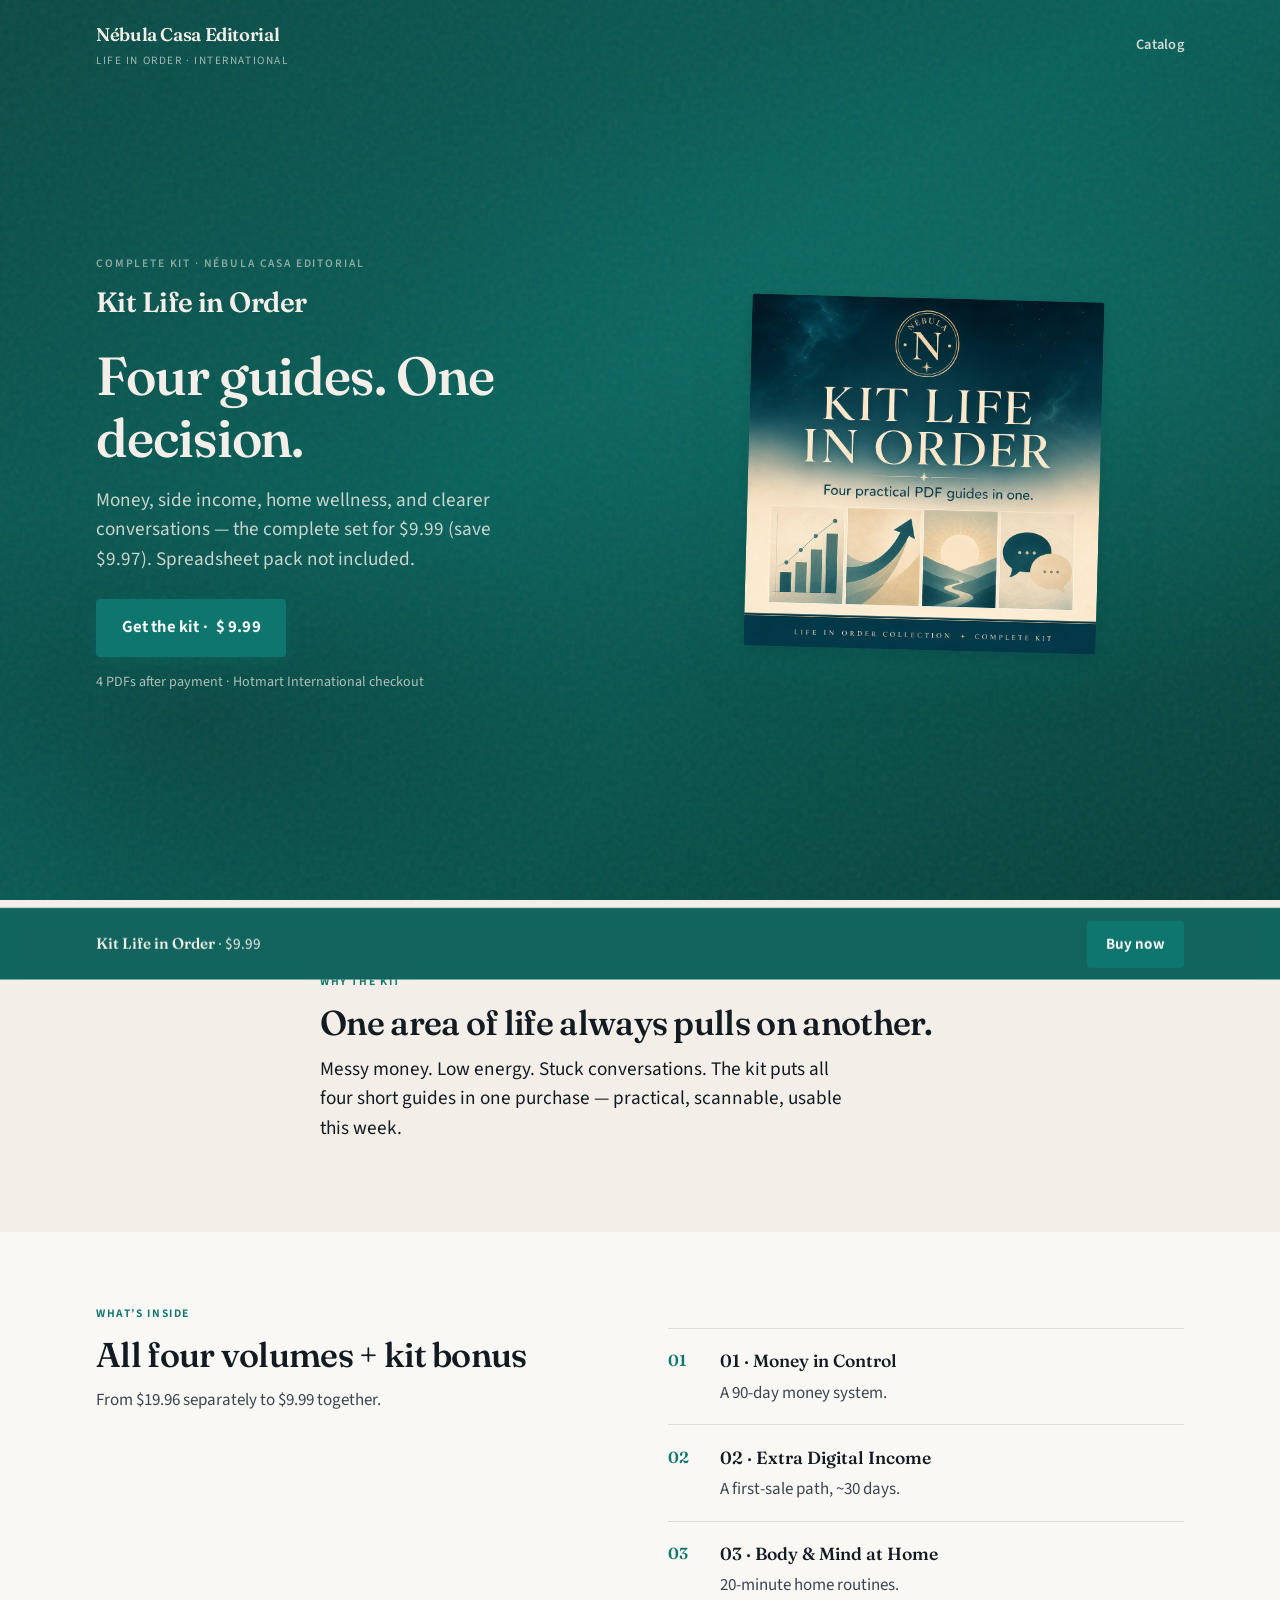
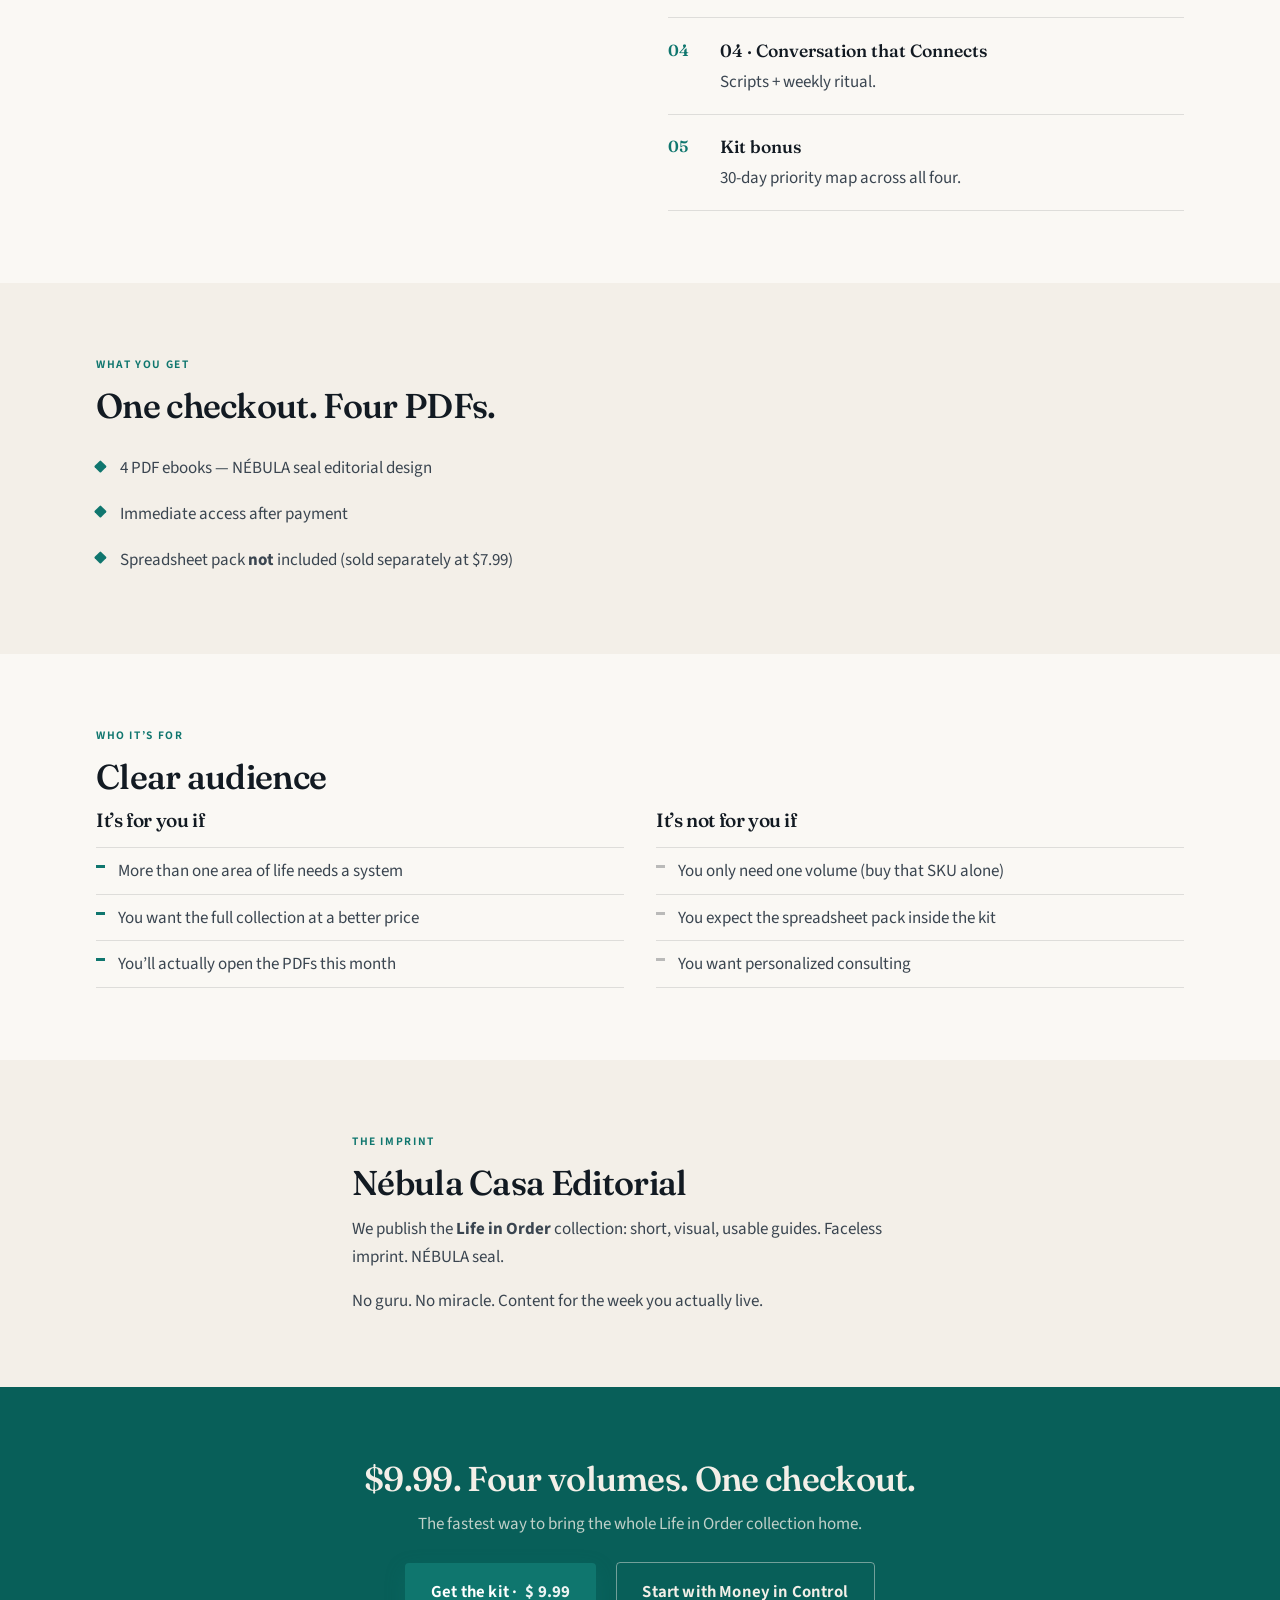
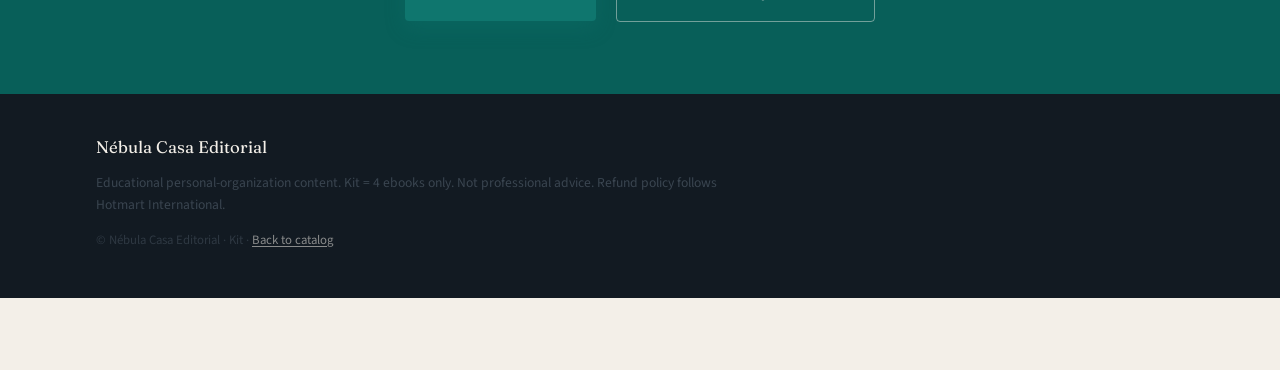
<file: kit.html>
<!DOCTYPE html>
<html lang="en">
<head>
  <meta charset="utf-8">
  <meta name="viewport" content="width=device-width, initial-scale=1">
  <title>Kit Life in Order — Nébula Casa Editorial</title>
  <meta name="description" content="All 4 Life in Order ebooks for $9.99. Spreadsheet pack not included. Hotmart International · Nébula Casa Editorial.">
  <link rel="preconnect" href="https://fonts.googleapis.com">
  <link rel="preconnect" href="https://fonts.gstatic.com" crossorigin>
  <link href="https://fonts.googleapis.com/css2?family=Fraunces:opsz,wght@9..144,500;9..144,600;9..144,700&family=Source+Sans+3:wght@400;600;650;700&display=swap" rel="stylesheet">
  <link rel="stylesheet" href="css/loja.css">
  <script>
    window.NEBULA_CHECKOUT_HOTMART_INTL = { "kit": "https://go.hotmart.com/J107200434C?dp=1" };
  </script>
</head>
<body>
  <header class="site-header">
    <div class="container site-header__inner">
      <a class="brand" href="index.html">
        <span class="brand__name">Nébula Casa Editorial</span>
        <span class="brand__tag">Life in Order · International</span>
      </a>
      <a class="nav-link" href="index.html">Catalog</a>
    </div>
  </header>

  <section class="hero">
    <div class="hero__bg" aria-hidden="true"></div>
    <div class="hero__texture" aria-hidden="true"></div>
    <div class="hero__inner">
      <div class="hero__copy">
        <p class="hero__brand">
          <span class="hero__eyebrow">Complete kit · Nébula Casa Editorial</span>
          Kit Life in Order
        </p>
        <h1>Four guides. One decision.</h1>
        <p class="hero__sub">Money, side income, home wellness, and clearer conversations — the complete set for $9.99 (save $9.97). Spreadsheet pack not included.</p>
        <div class="cta-group">
          <a class="btn-cta" href="https://go.hotmart.com/J107200434C?dp=1" data-product="kit" rel="noopener">
            Get the kit · <span class="btn-cta__price">$&nbsp;9.99</span>
          </a>
          <p class="cta-note">4 PDFs after payment · Hotmart International checkout</p>
        </div>
      </div>
      <div class="hero__visual">
        <img class="hero__cover" src="img/05-kit-life-in-order.jpg" alt="Cover of Kit Life in Order" width="640" height="640">
      </div>
    </div>
  </section>

  <section class="section section--cream">
    <div class="container container--narrow reveal">
      <span class="section__label">Why the kit</span>
      <h2>One area of life always pulls on another.</h2>
      <p class="lead">Messy money. Low energy. Stuck conversations. The kit puts all four short guides in one purchase — practical, scannable, usable this week.</p>
    </div>
  </section>

  <section class="section section--paper">
    <div class="container reveal">
      <div class="split">
        <div>
          <span class="section__label">What’s inside</span>
          <h2>All four volumes + kit bonus</h2>
          <p>From $19.96 separately to $9.99 together.</p>
        </div>
        <ol class="learn-list">
          <li><strong>01 · Money in Control</strong> A 90-day money system.</li>
          <li><strong>02 · Extra Digital Income</strong> A first-sale path, ~30 days.</li>
          <li><strong>03 · Body &amp; Mind at Home</strong> 20-minute home routines.</li>
          <li><strong>04 · Conversation that Connects</strong> Scripts + weekly ritual.</li>
          <li><strong>Kit bonus</strong> 30-day priority map across all four.</li>
        </ol>
      </div>
    </div>
  </section>

  <section class="section section--cream">
    <div class="container reveal">
      <span class="section__label">What you get</span>
      <h2>One checkout. Four PDFs.</h2>
      <ul class="receive-list">
        <li>4 PDF ebooks — NÉBULA seal editorial design</li>
        <li>Immediate access after payment</li>
        <li>Spreadsheet pack <strong>not</strong> included (sold separately at $7.99)</li>
      </ul>
    </div>
  </section>

  <section class="section section--paper">
    <div class="container reveal">
      <span class="section__label">Who it’s for</span>
      <h2>Clear audience</h2>
      <div class="audience">
        <div class="audience__col audience__col--yes">
          <h3>It’s for you if</h3>
          <ul>
            <li>More than one area of life needs a system</li>
            <li>You want the full collection at a better price</li>
            <li>You’ll actually open the PDFs this month</li>
          </ul>
        </div>
        <div class="audience__col audience__col--no">
          <h3>It’s not for you if</h3>
          <ul>
            <li>You only need one volume (buy that SKU alone)</li>
            <li>You expect the spreadsheet pack inside the kit</li>
            <li>You want personalized consulting</li>
          </ul>
        </div>
      </div>
    </div>
  </section>

  <section class="section section--cream">
    <div class="container brand-block reveal">
      <span class="section__label">The imprint</span>
      <h2>Nébula Casa Editorial</h2>
      <p>We publish the <strong>Life in Order</strong> collection: short, visual, usable guides. Faceless imprint. NÉBULA seal.</p>
      <p>No guru. No miracle. Content for the week you actually live.</p>
    </div>
  </section>

  <section class="section section--deep final-cta" id="buy">
    <div class="container reveal">
      <h2>$9.99. Four volumes. One checkout.</h2>
      <p>The fastest way to bring the whole Life in Order collection home.</p>
      <div class="cta-group">
        <a class="btn-cta" href="https://go.hotmart.com/J107200434C?dp=1" data-product="kit" rel="noopener">
          Get the kit · <span class="btn-cta__price">$&nbsp;9.99</span>
        </a>
        <a class="btn-cta btn-cta--ghost" href="money-in-control.html">Start with Money in Control</a>
      </div>
    </div>
  </section>

  <aside class="sticky-cta" data-sticky-cta aria-label="Buy now">
    <div class="sticky-cta__inner">
      <p class="sticky-cta__text"><strong>Kit Life in Order</strong> <span>· $9.99</span></p>
      <a class="btn-cta" href="https://go.hotmart.com/J107200434C?dp=1" data-product="kit" rel="noopener">Buy now</a>
    </div>
  </aside>

  <footer class="site-footer">
    <div class="container">
      <div class="site-footer__brand">Nébula Casa Editorial</div>
      <p class="site-footer__legal">Educational personal-organization content. Kit = 4 ebooks only. Not professional advice. Refund policy follows Hotmart International.</p>
      <p class="site-footer__copy">© Nébula Casa Editorial · Kit · <a href="index.html">Back to catalog</a></p>
    </div>
  </footer>

  <script src="js/loja.js"></script>
</body>
</html>
</file>
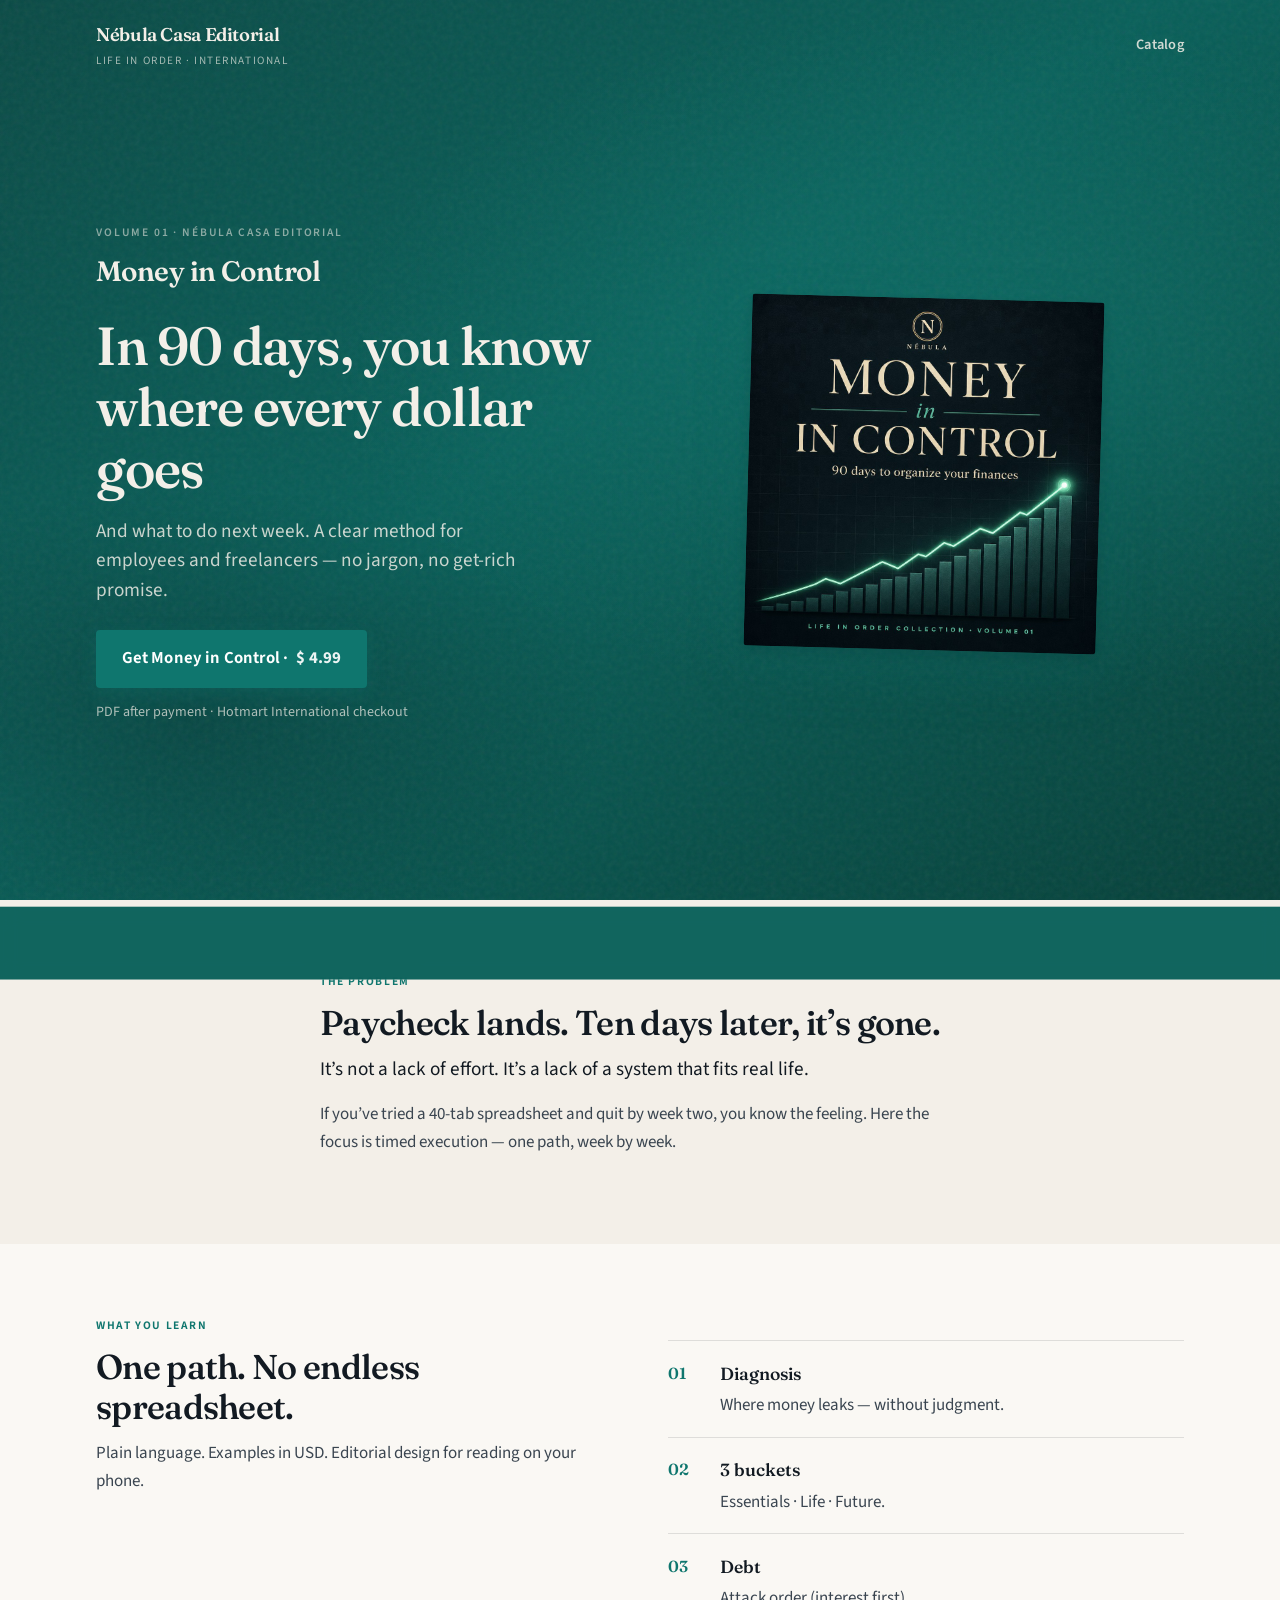
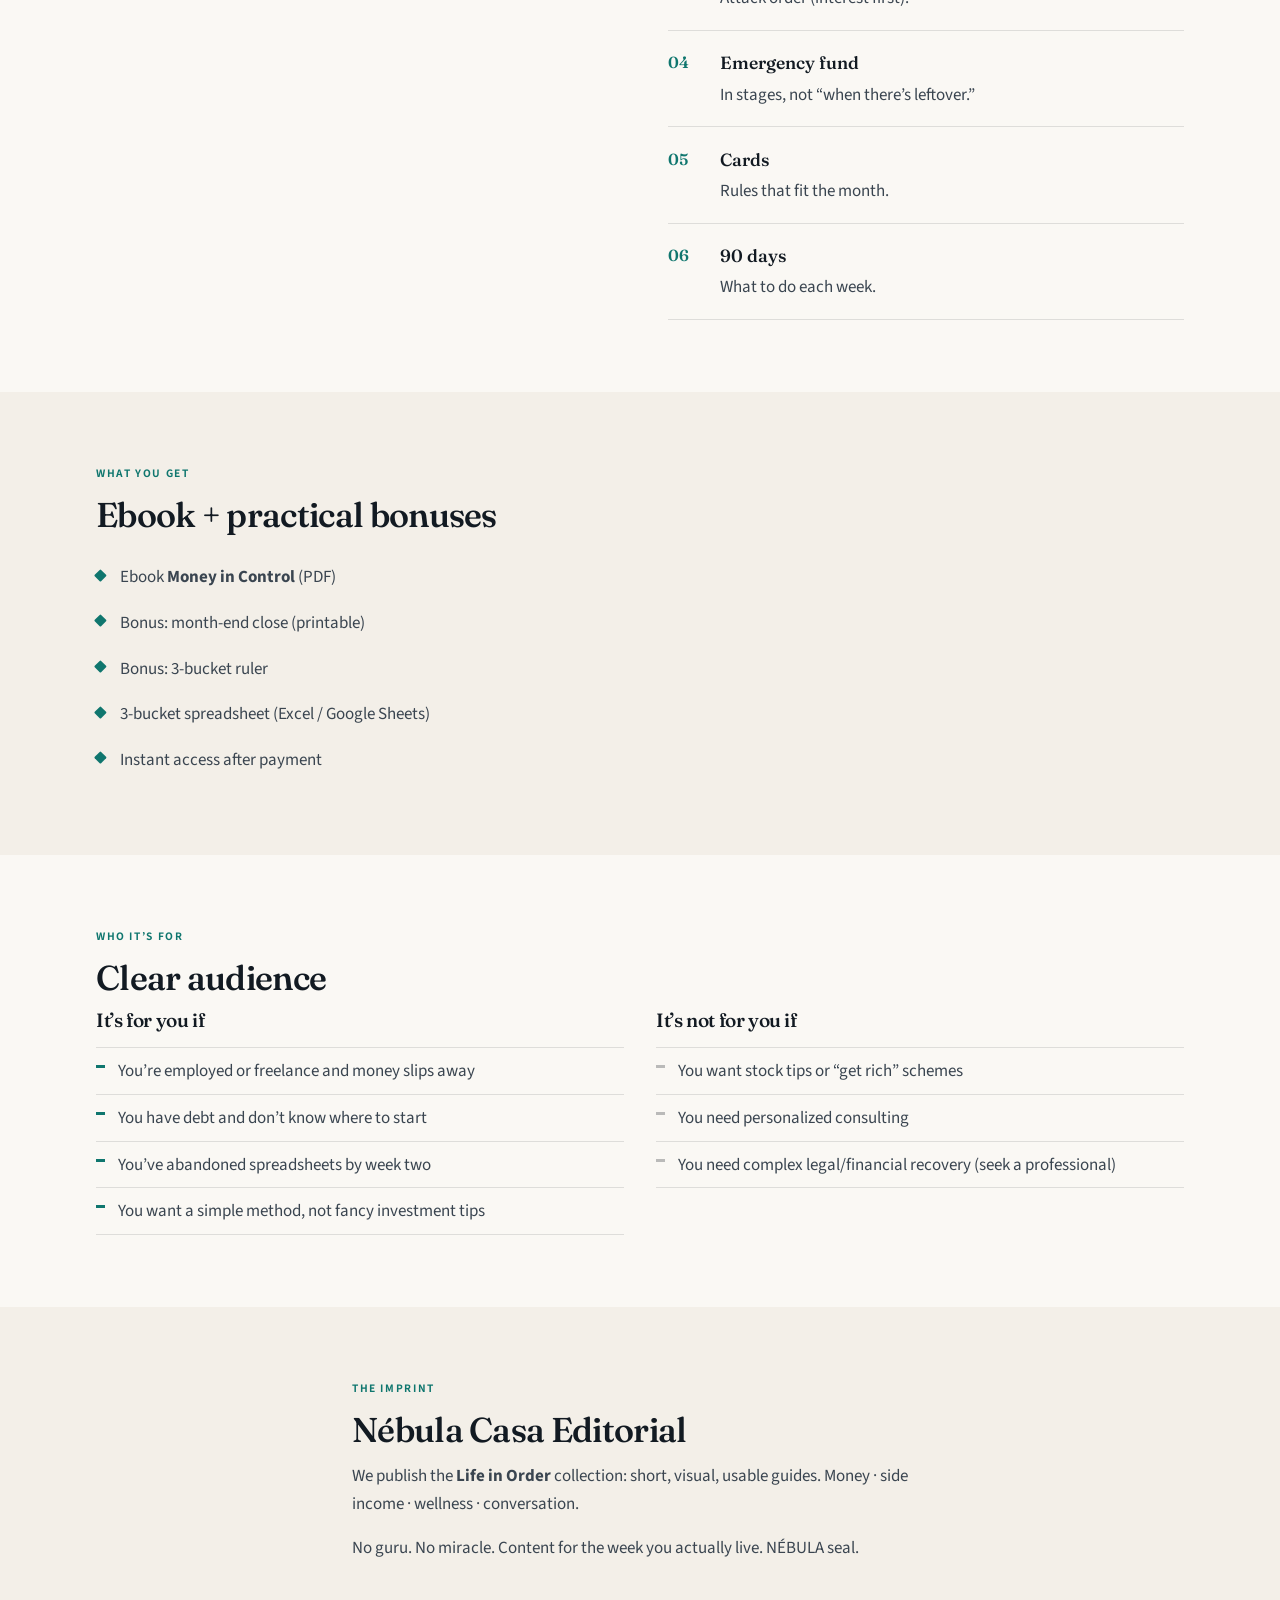
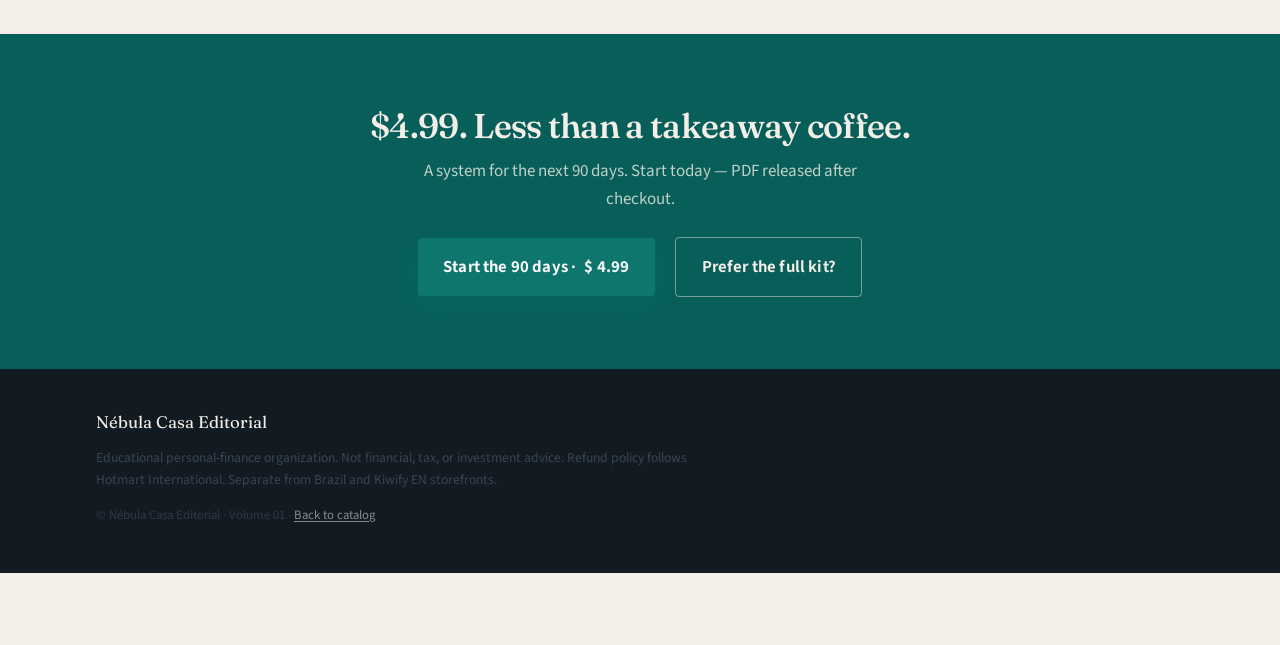
<file: money-in-control.html>
<!DOCTYPE html>
<html lang="en">
<head>
  <meta charset="utf-8">
  <meta name="viewport" content="width=device-width, initial-scale=1">
  <title>Money in Control — Nébula Casa Editorial</title>
  <meta name="description" content="Organize your finances in 90 days. Ebook PDF from Nébula Casa Editorial · $4.99. Diagnosis, 3 buckets, debt, and a week-by-week plan.">
  <link rel="preconnect" href="https://fonts.googleapis.com">
  <link rel="preconnect" href="https://fonts.gstatic.com" crossorigin>
  <link href="https://fonts.googleapis.com/css2?family=Fraunces:opsz,wght@9..144,500;9..144,600;9..144,700&family=Source+Sans+3:wght@400;600;650;700&display=swap" rel="stylesheet">
  <link rel="stylesheet" href="css/loja.css">
  <script>
    window.NEBULA_CHECKOUT_HOTMART_INTL = { "01": "https://hotmart.com/en/marketplace/products/money-in-control/F107199419Q" };
  </script>
</head>
<body>
  <header class="site-header">
    <div class="container site-header__inner">
      <a class="brand" href="index.html">
        <span class="brand__name">Nébula Casa Editorial</span>
        <span class="brand__tag">Life in Order · International</span>
      </a>
      <a class="nav-link" href="index.html">Catalog</a>
    </div>
  </header>

  <section class="hero">
    <div class="hero__bg" aria-hidden="true"></div>
    <div class="hero__texture" aria-hidden="true"></div>
    <div class="hero__inner">
      <div class="hero__copy">
        <p class="hero__brand">
          <span class="hero__eyebrow">Volume 01 · Nébula Casa Editorial</span>
          Money in Control
        </p>
        <h1>In 90 days, you know where every dollar goes</h1>
        <p class="hero__sub">And what to do next week. A clear method for employees and freelancers — no jargon, no get-rich promise.</p>
        <div class="cta-group">
          <a class="btn-cta" href="https://hotmart.com/en/marketplace/products/money-in-control/F107199419Q" data-product="01" rel="noopener">
            Get Money in Control · <span class="btn-cta__price">$&nbsp;4.99</span>
          </a>
          <p class="cta-note">PDF after payment · Hotmart International checkout</p>
        </div>
      </div>
      <div class="hero__visual">
        <img class="hero__cover" src="img/01-money-in-control.jpg" alt="Cover of the ebook Money in Control" width="640" height="640">
      </div>
    </div>
  </section>

  <section class="section section--cream">
    <div class="container container--narrow reveal">
      <span class="section__label">The problem</span>
      <h2>Paycheck lands. Ten days later, it’s gone.</h2>
      <p class="lead">It’s not a lack of effort. It’s a lack of a system that fits real life.</p>
      <p>If you’ve tried a 40-tab spreadsheet and quit by week two, you know the feeling. Here the focus is timed execution — one path, week by week.</p>
    </div>
  </section>

  <section class="section section--paper">
    <div class="container reveal">
      <div class="split">
        <div>
          <span class="section__label">What you learn</span>
          <h2>One path. No endless spreadsheet.</h2>
          <p>Plain language. Examples in USD. Editorial design for reading on your phone.</p>
        </div>
        <ol class="learn-list">
          <li><strong>Diagnosis</strong> Where money leaks — without judgment.</li>
          <li><strong>3 buckets</strong> Essentials · Life · Future.</li>
          <li><strong>Debt</strong> Attack order (interest first).</li>
          <li><strong>Emergency fund</strong> In stages, not “when there’s leftover.”</li>
          <li><strong>Cards</strong> Rules that fit the month.</li>
          <li><strong>90 days</strong> What to do each week.</li>
        </ol>
      </div>
    </div>
  </section>

  <section class="section section--cream">
    <div class="container reveal">
      <span class="section__label">What you get</span>
      <h2>Ebook + practical bonuses</h2>
      <ul class="receive-list">
        <li>Ebook <strong>Money in Control</strong> (PDF)</li>
        <li>Bonus: month-end close (printable)</li>
        <li>Bonus: 3-bucket ruler</li>
        <li>3-bucket spreadsheet (Excel / Google Sheets)</li>
        <li>Instant access after payment</li>
      </ul>
    </div>
  </section>

  <section class="section section--paper">
    <div class="container reveal">
      <span class="section__label">Who it’s for</span>
      <h2>Clear audience</h2>
      <div class="audience">
        <div class="audience__col audience__col--yes">
          <h3>It’s for you if</h3>
          <ul>
            <li>You’re employed or freelance and money slips away</li>
            <li>You have debt and don’t know where to start</li>
            <li>You’ve abandoned spreadsheets by week two</li>
            <li>You want a simple method, not fancy investment tips</li>
          </ul>
        </div>
        <div class="audience__col audience__col--no">
          <h3>It’s not for you if</h3>
          <ul>
            <li>You want stock tips or “get rich” schemes</li>
            <li>You need personalized consulting</li>
            <li>You need complex legal/financial recovery (seek a professional)</li>
          </ul>
        </div>
      </div>
    </div>
  </section>

  <section class="section section--cream">
    <div class="container brand-block reveal">
      <span class="section__label">The imprint</span>
      <h2>Nébula Casa Editorial</h2>
      <p>We publish the <strong>Life in Order</strong> collection: short, visual, usable guides. Money · side income · wellness · conversation.</p>
      <p>No guru. No miracle. Content for the week you actually live. NÉBULA seal.</p>
    </div>
  </section>

  <section class="section section--deep final-cta" id="buy">
    <div class="container reveal">
      <h2>$4.99. Less than a takeaway coffee.</h2>
      <p>A system for the next 90 days. Start today — PDF released after checkout.</p>
      <div class="cta-group">
        <a class="btn-cta" href="https://hotmart.com/en/marketplace/products/money-in-control/F107199419Q" data-product="01" rel="noopener">
          Start the 90 days · <span class="btn-cta__price">$&nbsp;4.99</span>
        </a>
        <a class="btn-cta btn-cta--ghost" href="kit.html">Prefer the full kit?</a>
      </div>
    </div>
  </section>

  <aside class="sticky-cta" data-sticky-cta aria-label="Buy now">
    <div class="sticky-cta__inner">
      <p class="sticky-cta__text"><strong>Money in Control</strong> <span>· $4.99</span></p>
      <a class="btn-cta" href="https://hotmart.com/en/marketplace/products/money-in-control/F107199419Q" data-product="01" rel="noopener">Buy now</a>
    </div>
  </aside>

  <footer class="site-footer">
    <div class="container">
      <div class="site-footer__brand">Nébula Casa Editorial</div>
      <p class="site-footer__legal">Educational personal-finance organization. Not financial, tax, or investment advice. Refund policy follows Hotmart International. Separate from Brazil and Kiwify EN storefronts.</p>
      <p class="site-footer__copy">© Nébula Casa Editorial · Volume 01 · <a href="index.html">Back to catalog</a></p>
    </div>
  </footer>

  <script src="js/loja.js"></script>
</body>
</html>
</file>
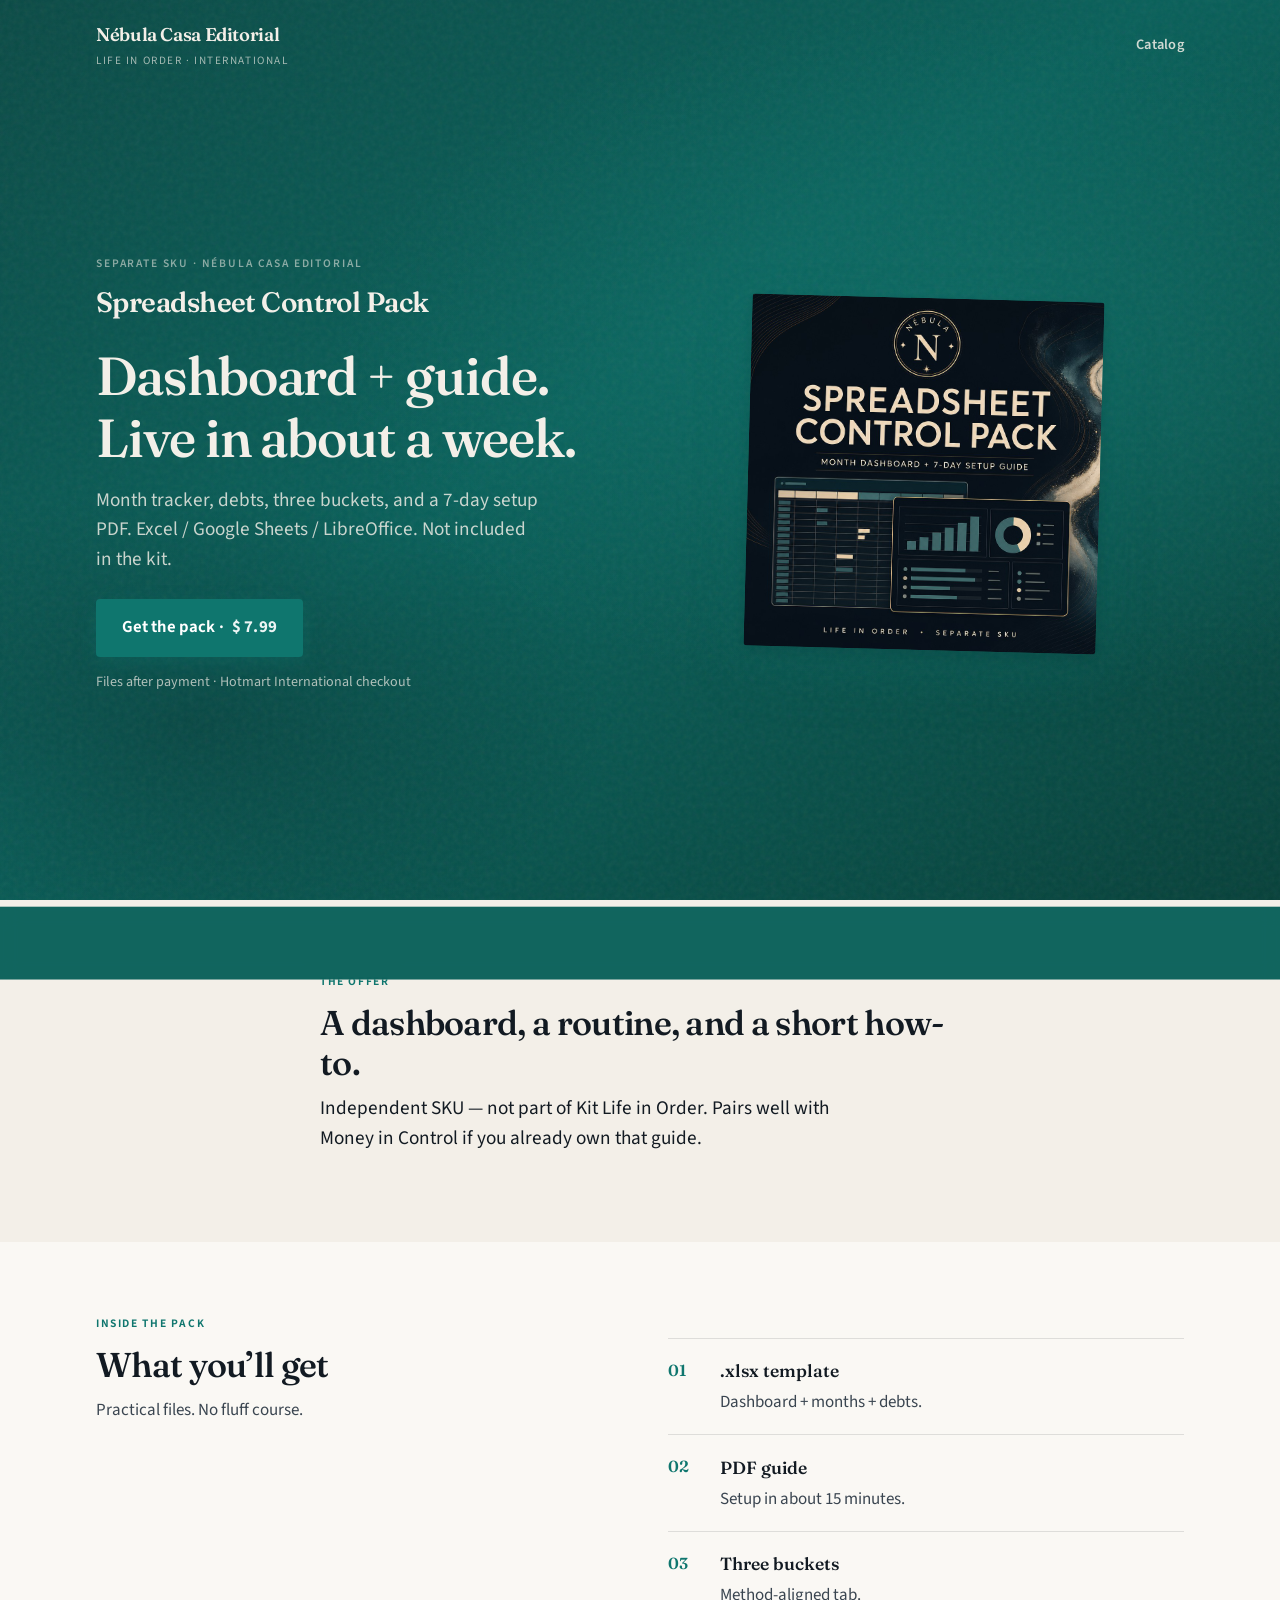
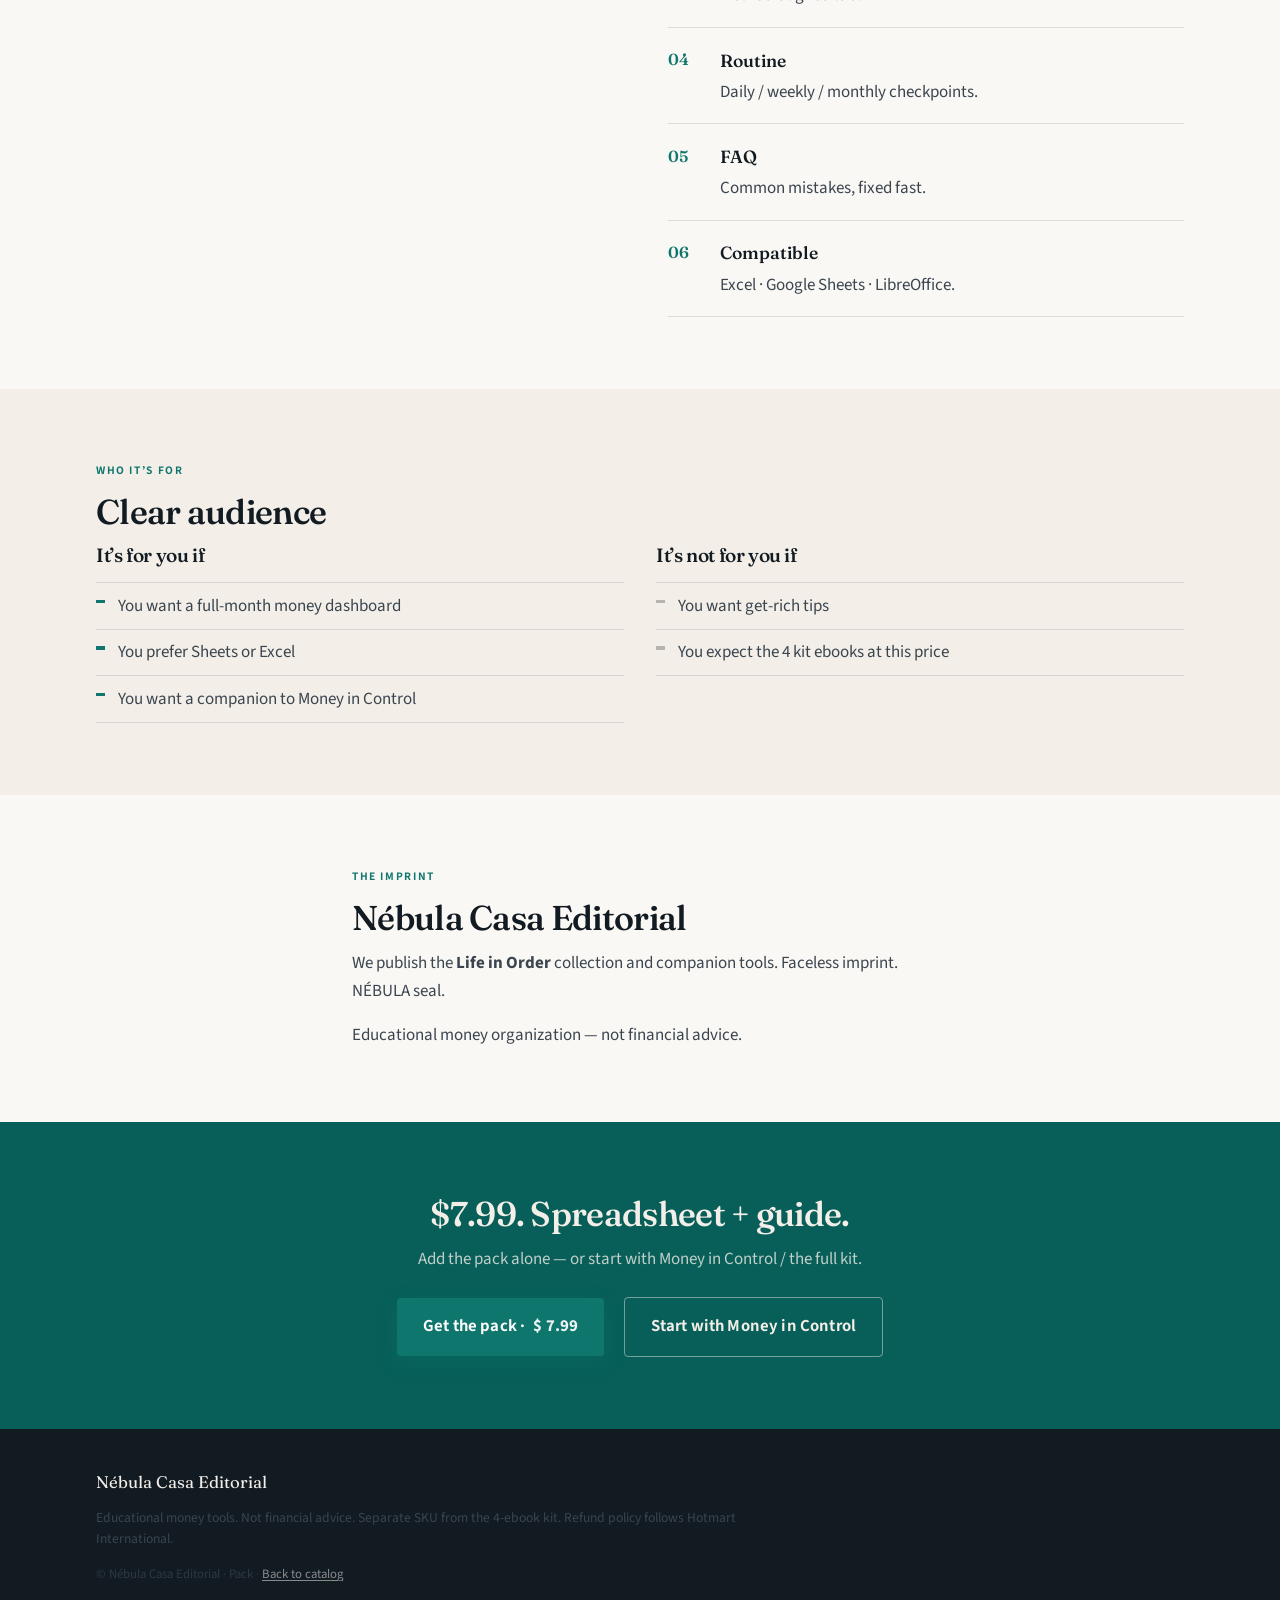
<file: spreadsheet-control-pack.html>
<!DOCTYPE html>
<html lang="en">
<head>
  <meta charset="utf-8">
  <meta name="viewport" content="width=device-width, initial-scale=1">
  <title>Spreadsheet Control Pack — Nébula Casa Editorial</title>
  <meta name="description" content="Month dashboard spreadsheet + 7-day setup guide. $7.99. Separate SKU from the kit. Nébula Casa Editorial.">
  <link rel="preconnect" href="https://fonts.googleapis.com">
  <link rel="preconnect" href="https://fonts.gstatic.com" crossorigin>
  <link href="https://fonts.googleapis.com/css2?family=Fraunces:opsz,wght@9..144,500;9..144,600;9..144,700&family=Source+Sans+3:wght@400;600;650;700&display=swap" rel="stylesheet">
  <link rel="stylesheet" href="css/loja.css">
  <script>
    window.NEBULA_CHECKOUT_HOTMART_INTL = { "06": "https://go.hotmart.com/A107200736H?dp=1" };
  </script>
</head>
<body>
  <header class="site-header">
    <div class="container site-header__inner">
      <a class="brand" href="index.html">
        <span class="brand__name">Nébula Casa Editorial</span>
        <span class="brand__tag">Life in Order · International</span>
      </a>
      <a class="nav-link" href="index.html">Catalog</a>
    </div>
  </header>

  <section class="hero">
    <div class="hero__bg" aria-hidden="true"></div>
    <div class="hero__texture" aria-hidden="true"></div>
    <div class="hero__inner">
      <div class="hero__copy">
        <p class="hero__brand">
          <span class="hero__eyebrow">Separate SKU · Nébula Casa Editorial</span>
          Spreadsheet Control Pack
        </p>
        <h1>Dashboard + guide. Live in about a week.</h1>
        <p class="hero__sub">Month tracker, debts, three buckets, and a 7-day setup PDF. Excel / Google Sheets / LibreOffice. Not included in the kit.</p>
        <div class="cta-group">
          <a class="btn-cta" href="https://go.hotmart.com/A107200736H?dp=1" data-product="06" rel="noopener">
            Get the pack · <span class="btn-cta__price">$&nbsp;7.99</span>
          </a>
          <p class="cta-note">Files after payment · Hotmart International checkout</p>
        </div>
      </div>
      <div class="hero__visual">
        <img class="hero__cover" src="img/06-spreadsheet-control-pack.jpg" alt="Cover of Spreadsheet Control Pack" width="640" height="640">
      </div>
    </div>
  </section>

  <section class="section section--cream">
    <div class="container container--narrow reveal">
      <span class="section__label">The offer</span>
      <h2>A dashboard, a routine, and a short how-to.</h2>
      <p class="lead">Independent SKU — not part of Kit Life in Order. Pairs well with Money in Control if you already own that guide.</p>
    </div>
  </section>

  <section class="section section--paper">
    <div class="container reveal">
      <div class="split">
        <div>
          <span class="section__label">Inside the pack</span>
          <h2>What you’ll get</h2>
          <p>Practical files. No fluff course.</p>
        </div>
        <ol class="learn-list">
          <li><strong>.xlsx template</strong> Dashboard + months + debts.</li>
          <li><strong>PDF guide</strong> Setup in about 15 minutes.</li>
          <li><strong>Three buckets</strong> Method-aligned tab.</li>
          <li><strong>Routine</strong> Daily / weekly / monthly checkpoints.</li>
          <li><strong>FAQ</strong> Common mistakes, fixed fast.</li>
          <li><strong>Compatible</strong> Excel · Google Sheets · LibreOffice.</li>
        </ol>
      </div>
    </div>
  </section>

  <section class="section section--cream">
    <div class="container reveal">
      <span class="section__label">Who it’s for</span>
      <h2>Clear audience</h2>
      <div class="audience">
        <div class="audience__col audience__col--yes">
          <h3>It’s for you if</h3>
          <ul>
            <li>You want a full-month money dashboard</li>
            <li>You prefer Sheets or Excel</li>
            <li>You want a companion to Money in Control</li>
          </ul>
        </div>
        <div class="audience__col audience__col--no">
          <h3>It’s not for you if</h3>
          <ul>
            <li>You want get-rich tips</li>
            <li>You expect the 4 kit ebooks at this price</li>
          </ul>
        </div>
      </div>
    </div>
  </section>

  <section class="section section--paper">
    <div class="container brand-block reveal">
      <span class="section__label">The imprint</span>
      <h2>Nébula Casa Editorial</h2>
      <p>We publish the <strong>Life in Order</strong> collection and companion tools. Faceless imprint. NÉBULA seal.</p>
      <p>Educational money organization — not financial advice.</p>
    </div>
  </section>

  <section class="section section--deep final-cta" id="buy">
    <div class="container reveal">
      <h2>$7.99. Spreadsheet + guide.</h2>
      <p>Add the pack alone — or start with Money in Control / the full kit.</p>
      <div class="cta-group">
        <a class="btn-cta" href="https://go.hotmart.com/A107200736H?dp=1" data-product="06" rel="noopener">
          Get the pack · <span class="btn-cta__price">$&nbsp;7.99</span>
        </a>
        <a class="btn-cta btn-cta--ghost" href="money-in-control.html">Start with Money in Control</a>
      </div>
    </div>
  </section>

  <aside class="sticky-cta" data-sticky-cta aria-label="Buy now">
    <div class="sticky-cta__inner">
      <p class="sticky-cta__text"><strong>Spreadsheet Control Pack</strong> <span>· $7.99</span></p>
      <a class="btn-cta" href="https://go.hotmart.com/A107200736H?dp=1" data-product="06" rel="noopener">Buy now</a>
    </div>
  </aside>

  <footer class="site-footer">
    <div class="container">
      <div class="site-footer__brand">Nébula Casa Editorial</div>
      <p class="site-footer__legal">Educational money tools. Not financial advice. Separate SKU from the 4-ebook kit. Refund policy follows Hotmart International.</p>
      <p class="site-footer__copy">© Nébula Casa Editorial · Pack · <a href="index.html">Back to catalog</a></p>
    </div>
  </footer>

  <script src="js/loja.js"></script>
</body>
</html>
</file>
<file: css/loja.css>
/* Nébula Casa Editorial — loja */
:root {
  --primary: #0f766e;
  --deep: #085f59;
  --cream: #f3efe8;
  --cream-dark: #e8e2d6;
  --ink: #121a22;
  --ink-soft: #3a4550;
  --paper: #faf8f4;
  --line: rgba(18, 26, 34, 0.12);
  --white: #ffffff;
  --font-display: "Fraunces", Georgia, "Times New Roman", serif;
  --font-body: "Source Sans 3", "Source Sans Pro", system-ui, sans-serif;
  --max: 68rem;
  --narrow: 40rem;
  --radius: 0.25rem;
  --shadow-cover: 0 1.5rem 3.5rem rgba(8, 95, 89, 0.22),
    0 0.35rem 1rem rgba(18, 26, 34, 0.12);
  --ease: cubic-bezier(0.22, 1, 0.36, 1);
}

*,
*::before,
*::after {
  box-sizing: border-box;
}

html {
  scroll-behavior: smooth;
}

body {
  margin: 0;
  font-family: var(--font-body);
  font-size: 1.0625rem;
  line-height: 1.65;
  color: var(--ink);
  background: var(--cream);
  -webkit-font-smoothing: antialiased;
}

img {
  max-width: 100%;
  height: auto;
  display: block;
}

a {
  color: var(--deep);
  text-underline-offset: 0.15em;
}

a:hover {
  color: var(--primary);
}

h1,
h2,
h3 {
  font-family: var(--font-display);
  font-weight: 550;
  line-height: 1.15;
  letter-spacing: -0.02em;
  color: var(--ink);
  margin: 0 0 0.75rem;
}

h1 {
  font-size: clamp(2.15rem, 5vw, 3.35rem);
}

h2 {
  font-size: clamp(1.65rem, 3.2vw, 2.15rem);
}

h3 {
  font-size: 1.2rem;
}

p {
  margin: 0 0 1rem;
  color: var(--ink-soft);
}

.container {
  width: min(100% - 2rem, var(--max));
  margin-inline: auto;
}

.container--narrow {
  width: min(100% - 2rem, var(--narrow));
}

/* —— Header —— */
.site-header {
  position: absolute;
  inset: 0 0 auto;
  z-index: 20;
  padding: 1.25rem 0;
}

.site-header__inner {
  display: flex;
  align-items: center;
  justify-content: space-between;
  gap: 1rem;
}

.brand {
  display: inline-flex;
  flex-direction: column;
  gap: 0.1rem;
  text-decoration: none;
  color: inherit;
}

.brand__name {
  font-family: var(--font-display);
  font-size: 1.15rem;
  font-weight: 600;
  letter-spacing: -0.02em;
  color: var(--cream);
}

.brand__tag {
  font-size: 0.7rem;
  letter-spacing: 0.14em;
  text-transform: uppercase;
  color: rgba(243, 239, 232, 0.65);
}

.brand--ink .brand__name {
  color: var(--ink);
}

.brand--ink .brand__tag {
  color: var(--ink-soft);
}

.nav-link {
  font-size: 0.9rem;
  font-weight: 600;
  color: rgba(243, 239, 232, 0.85);
  text-decoration: none;
  letter-spacing: 0.02em;
}

.nav-link:hover {
  color: var(--cream);
}

.nav-link--ink {
  color: var(--ink-soft);
}

.nav-link--ink:hover {
  color: var(--deep);
}

/* —— Buttons —— */
.btn-cta {
  display: inline-flex;
  align-items: center;
  justify-content: center;
  gap: 0.5rem;
  padding: 0.95rem 1.6rem;
  background: var(--primary);
  color: var(--white);
  font-family: var(--font-body);
  font-size: 1.05rem;
  font-weight: 650;
  letter-spacing: 0.01em;
  text-decoration: none;
  border: none;
  border-radius: var(--radius);
  cursor: pointer;
  transition: background 0.2s var(--ease), transform 0.2s var(--ease),
    box-shadow 0.2s var(--ease);
  box-shadow: 0 0.45rem 1.25rem rgba(15, 118, 110, 0.28);
}

.btn-cta:hover {
  background: var(--deep);
  color: var(--white);
  transform: translateY(-1px);
}

.btn-cta:active {
  transform: translateY(0);
}

.btn-cta--ghost {
  background: transparent;
  color: var(--cream);
  box-shadow: none;
  border: 1.5px solid rgba(243, 239, 232, 0.45);
}

.btn-cta--ghost:hover {
  background: rgba(243, 239, 232, 0.1);
  color: var(--cream);
  border-color: var(--cream);
}

.btn-cta__price {
  opacity: 0.92;
  font-weight: 700;
}

.cta-group {
  display: flex;
  flex-wrap: wrap;
  align-items: center;
  gap: 0.85rem 1.25rem;
  margin-top: 1.5rem;
}

.cta-note {
  font-size: 0.88rem;
  color: rgba(243, 239, 232, 0.7);
  margin: 0;
}

.section .cta-note {
  color: var(--ink-soft);
}

/* —— Hero (product) —— */
.hero {
  position: relative;
  min-height: 100vh;
  min-height: 100dvh;
  display: grid;
  align-items: stretch;
  background: var(--deep);
  color: var(--cream);
  overflow: hidden;
}

.hero__bg {
  position: absolute;
  inset: 0;
  background:
    radial-gradient(ellipse 70% 55% at 75% 40%, rgba(15, 118, 110, 0.55), transparent 70%),
    radial-gradient(ellipse 50% 40% at 15% 80%, rgba(8, 50, 48, 0.5), transparent 65%),
    linear-gradient(145deg, #0a4a45 0%, var(--deep) 45%, #064039 100%);
  z-index: 0;
}

.hero__texture {
  position: absolute;
  inset: 0;
  opacity: 0.07;
  background-image: url("data:image/svg+xml,%3Csvg viewBox='0 0 200 200' xmlns='http://www.w3.org/2000/svg'%3E%3Cfilter id='n'%3E%3CfeTurbulence type='fractalNoise' baseFrequency='0.85' numOctaves='4' stitchTiles='stitch'/%3E%3C/filter%3E%3Crect width='100%25' height='100%25' filter='url(%23n)'/%3E%3C/svg%3E");
  pointer-events: none;
  z-index: 1;
}

.hero__inner {
  position: relative;
  z-index: 2;
  display: grid;
  grid-template-columns: 1fr 1fr;
  gap: 2.5rem 3rem;
  align-items: center;
  width: min(100% - 2rem, var(--max));
  margin: 0 auto;
  padding: 7rem 0 4rem;
  min-height: 100vh;
  min-height: 100dvh;
}

.hero__copy {
  max-width: 32rem;
}

.hero__brand {
  font-family: var(--font-display);
  font-size: clamp(1.35rem, 2.5vw, 1.75rem);
  font-weight: 600;
  letter-spacing: -0.02em;
  color: var(--cream);
  margin: 0 0 1.35rem;
}

.hero__eyebrow {
  display: block;
  font-family: var(--font-body);
  font-size: 0.72rem;
  font-weight: 600;
  letter-spacing: 0.16em;
  text-transform: uppercase;
  color: rgba(243, 239, 232, 0.55);
  margin-bottom: 0.35rem;
}

.hero h1 {
  color: var(--cream);
  margin-bottom: 1rem;
}

.hero__sub {
  font-size: clamp(1.05rem, 2vw, 1.2rem);
  line-height: 1.55;
  color: rgba(243, 239, 232, 0.82);
  margin: 0;
  max-width: 28rem;
}

.hero__visual {
  display: flex;
  justify-content: center;
  align-items: center;
}

.hero__cover {
  width: min(100%, 22rem);
  border-radius: 0.2rem;
  box-shadow: var(--shadow-cover);
  transform: rotate(1.5deg);
}

.hero--catalog {
  min-height: auto;
}

.hero--catalog .hero__inner {
  grid-template-columns: 1fr;
  min-height: auto;
  padding: 8rem 0 4.5rem;
  text-align: center;
  justify-items: center;
}

.hero--catalog .hero__copy {
  max-width: 36rem;
}

.hero--catalog .hero__sub {
  margin-inline: auto;
}

.hero--catalog .cta-group {
  justify-content: center;
}

/* —— Sections —— */
.section {
  padding: 4.5rem 0;
}

.section--cream {
  background: var(--cream);
}

.section--paper {
  background: var(--paper);
}

.section--deep {
  background: var(--deep);
  color: var(--cream);
}

.section--deep h2,
.section--deep h3 {
  color: var(--cream);
}

.section--deep p {
  color: rgba(243, 239, 232, 0.8);
}

.section__label {
  display: block;
  font-size: 0.72rem;
  font-weight: 650;
  letter-spacing: 0.14em;
  text-transform: uppercase;
  color: var(--primary);
  margin-bottom: 0.75rem;
}

.section--deep .section__label {
  color: rgba(243, 239, 232, 0.55);
}

.lead {
  font-size: 1.2rem;
  line-height: 1.55;
  color: var(--ink);
  max-width: 34rem;
}

.split {
  display: grid;
  grid-template-columns: 1fr 1fr;
  gap: 2.5rem 3.5rem;
  align-items: start;
}

.learn-list {
  list-style: none;
  margin: 1.5rem 0 0;
  padding: 0;
  counter-reset: learn;
}

.learn-list li {
  position: relative;
  padding: 1.1rem 0 1.1rem 3.25rem;
  border-top: 1px solid var(--line);
  color: var(--ink-soft);
}

.learn-list li:last-child {
  border-bottom: 1px solid var(--line);
}

.learn-list li::before {
  counter-increment: learn;
  content: counter(learn, decimal-leading-zero);
  position: absolute;
  left: 0;
  top: 1.15rem;
  font-family: var(--font-display);
  font-size: 1rem;
  font-weight: 600;
  color: var(--primary);
}

.learn-list strong {
  display: block;
  font-family: var(--font-display);
  font-size: 1.1rem;
  font-weight: 550;
  color: var(--ink);
  margin-bottom: 0.2rem;
}

.receive-list {
  list-style: none;
  margin: 1.25rem 0 0;
  padding: 0;
}

.receive-list li {
  position: relative;
  padding: 0.55rem 0 0.55rem 1.5rem;
  color: var(--ink-soft);
}

.receive-list li::before {
  content: "";
  position: absolute;
  left: 0;
  top: 1rem;
  width: 0.55rem;
  height: 0.55rem;
  background: var(--primary);
  border-radius: 1px;
  transform: rotate(45deg);
}

.audience {
  display: grid;
  grid-template-columns: 1fr 1fr;
  gap: 2rem;
}

.audience__col h3 {
  margin-bottom: 1rem;
}

.audience__col ul {
  margin: 0;
  padding: 0;
  list-style: none;
}

.audience__col li {
  position: relative;
  padding: 0.55rem 0 0.55rem 1.35rem;
  color: var(--ink-soft);
  border-top: 1px solid var(--line);
}

.audience__col li:last-child {
  border-bottom: 1px solid var(--line);
}

.audience__col--yes li::before {
  content: "";
  position: absolute;
  left: 0;
  top: 1.05rem;
  width: 0.55rem;
  height: 0.2rem;
  background: var(--primary);
}

.audience__col--no li::before {
  content: "";
  position: absolute;
  left: 0;
  top: 1.05rem;
  width: 0.55rem;
  height: 0.2rem;
  background: rgba(18, 26, 34, 0.28);
}

.brand-block {
  max-width: 36rem;
}

.brand-block p:last-child {
  margin-bottom: 0;
}

/* —— Final CTA —— */
.final-cta {
  text-align: center;
  padding: 4.5rem 0;
}

.final-cta h2 {
  color: var(--cream);
  margin-bottom: 0.75rem;
}

.final-cta p {
  color: rgba(243, 239, 232, 0.78);
  max-width: 28rem;
  margin-inline: auto;
  margin-bottom: 1.5rem;
}

.final-cta .cta-group {
  justify-content: center;
}

/* —— Sticky bar —— */
.sticky-cta {
  position: fixed;
  bottom: 0;
  left: 0;
  right: 0;
  z-index: 40;
  background: rgba(8, 95, 89, 0.96);
  backdrop-filter: blur(10px);
  border-top: 1px solid rgba(243, 239, 232, 0.12);
  padding: 0.75rem 0;
  transform: translateY(110%);
  transition: transform 0.35s var(--ease);
}

.sticky-cta.is-visible {
  transform: translateY(0);
}

.sticky-cta__inner {
  display: flex;
  align-items: center;
  justify-content: space-between;
  gap: 1rem;
  width: min(100% - 1.5rem, var(--max));
  margin-inline: auto;
}

.sticky-cta__text {
  color: var(--cream);
  font-size: 0.95rem;
  margin: 0;
}

.sticky-cta__text strong {
  font-family: var(--font-display);
  font-weight: 550;
}

.sticky-cta .btn-cta {
  padding: 0.7rem 1.2rem;
  font-size: 0.95rem;
  white-space: nowrap;
  box-shadow: none;
}

body.has-sticky-cta {
  padding-bottom: 4.5rem;
}

/* —— Catalog —— */
.catalog {
  padding: 3.5rem 0 5rem;
}

.catalog__intro {
  max-width: 32rem;
  margin-bottom: 2.75rem;
}

.product-grid {
  display: grid;
  grid-template-columns: repeat(2, 1fr);
  gap: 2.5rem 2rem;
}

.product-link {
  display: block;
  text-decoration: none;
  color: inherit;
}

.product-link__cover {
  margin-bottom: 1.15rem;
  overflow: hidden;
  border-radius: 0.15rem;
  background: var(--deep);
  box-shadow: 0 0.75rem 2rem rgba(18, 26, 34, 0.1);
  transition: transform 0.35s var(--ease), box-shadow 0.35s var(--ease);
}

.product-link:hover .product-link__cover {
  transform: translateY(-4px);
  box-shadow: 0 1.1rem 2.5rem rgba(8, 95, 89, 0.18);
}

.product-link__cover img {
  width: 100%;
  aspect-ratio: 1 / 1;
  object-fit: cover;
}

.product-link__meta {
  font-size: 0.7rem;
  font-weight: 650;
  letter-spacing: 0.12em;
  text-transform: uppercase;
  color: var(--primary);
  margin-bottom: 0.35rem;
}

.product-link h3 {
  font-size: 1.35rem;
  margin-bottom: 0.4rem;
  transition: color 0.2s;
}

.product-link:hover h3 {
  color: var(--deep);
}

.product-link__desc {
  font-size: 0.98rem;
  color: var(--ink-soft);
  margin: 0 0 0.65rem;
}

.product-link__price {
  font-weight: 700;
  color: var(--ink);
  font-size: 1.05rem;
}

.kit-banner {
  margin-top: 3.5rem;
  display: grid;
  grid-template-columns: 1.1fr 1fr;
  gap: 2rem 2.5rem;
  align-items: center;
  padding: 2rem 0 0;
  border-top: 1px solid var(--line);
}

.kit-banner__cover {
  border-radius: 0.15rem;
  box-shadow: var(--shadow-cover);
  overflow: hidden;
}

.kit-banner__cover img {
  width: 100%;
  aspect-ratio: 1 / 1;
  object-fit: cover;
}

.kit-banner__save {
  display: inline-block;
  font-size: 0.85rem;
  font-weight: 650;
  color: var(--primary);
  margin-bottom: 0.5rem;
}

/* —— Footer —— */
.site-footer {
  padding: 2.5rem 0 3rem;
  background: var(--ink);
  color: rgba(243, 239, 232, 0.55);
  font-size: 0.85rem;
  line-height: 1.55;
}

.site-footer a {
  color: rgba(243, 239, 232, 0.75);
}

.site-footer__brand {
  font-family: var(--font-display);
  font-size: 1.05rem;
  color: var(--cream);
  margin-bottom: 0.75rem;
}

.site-footer__legal {
  max-width: 40rem;
  margin: 0 0 1rem;
}

.site-footer__copy {
  margin: 0;
  font-size: 0.8rem;
  opacity: 0.7;
}

/* —— Motion —— */
.reveal {
  opacity: 0;
  transform: translateY(1.1rem);
  transition: opacity 0.7s var(--ease), transform 0.7s var(--ease);
}

.reveal.is-in {
  opacity: 1;
  transform: none;
}

.hero__copy,
.hero__visual {
  animation: fade-up 0.9s var(--ease) both;
}

.hero__visual {
  animation-delay: 0.15s;
}

@keyframes fade-up {
  from {
    opacity: 0;
    transform: translateY(1.25rem);
  }
  to {
    opacity: 1;
    transform: none;
  }
}

@media (prefers-reduced-motion: reduce) {
  html {
    scroll-behavior: auto;
  }

  .reveal,
  .hero__copy,
  .hero__visual,
  .product-link__cover,
  .btn-cta,
  .sticky-cta {
    animation: none !important;
    transition: none !important;
  }

  .reveal {
    opacity: 1;
    transform: none;
  }
}

/* —— Responsive —— */
@media (max-width: 860px) {
  .hero__inner {
    grid-template-columns: 1fr;
    padding: 6.5rem 0 3.5rem;
    gap: 2rem;
    min-height: auto;
  }

  .hero__visual {
    order: -1;
  }

  .hero__cover {
    width: min(100%, 16rem);
    transform: none;
  }

  .hero {
    min-height: auto;
  }

  .split,
  .audience,
  .product-grid,
  .kit-banner {
    grid-template-columns: 1fr;
  }

  .sticky-cta__text span {
    display: none;
  }
}

@media (max-width: 520px) {
  .cta-group {
    flex-direction: column;
    align-items: stretch;
  }

  .btn-cta {
    width: 100%;
  }

  .sticky-cta__inner {
    flex-direction: column;
    align-items: stretch;
  }

  .sticky-cta .btn-cta {
    width: 100%;
  }
}
</file>
